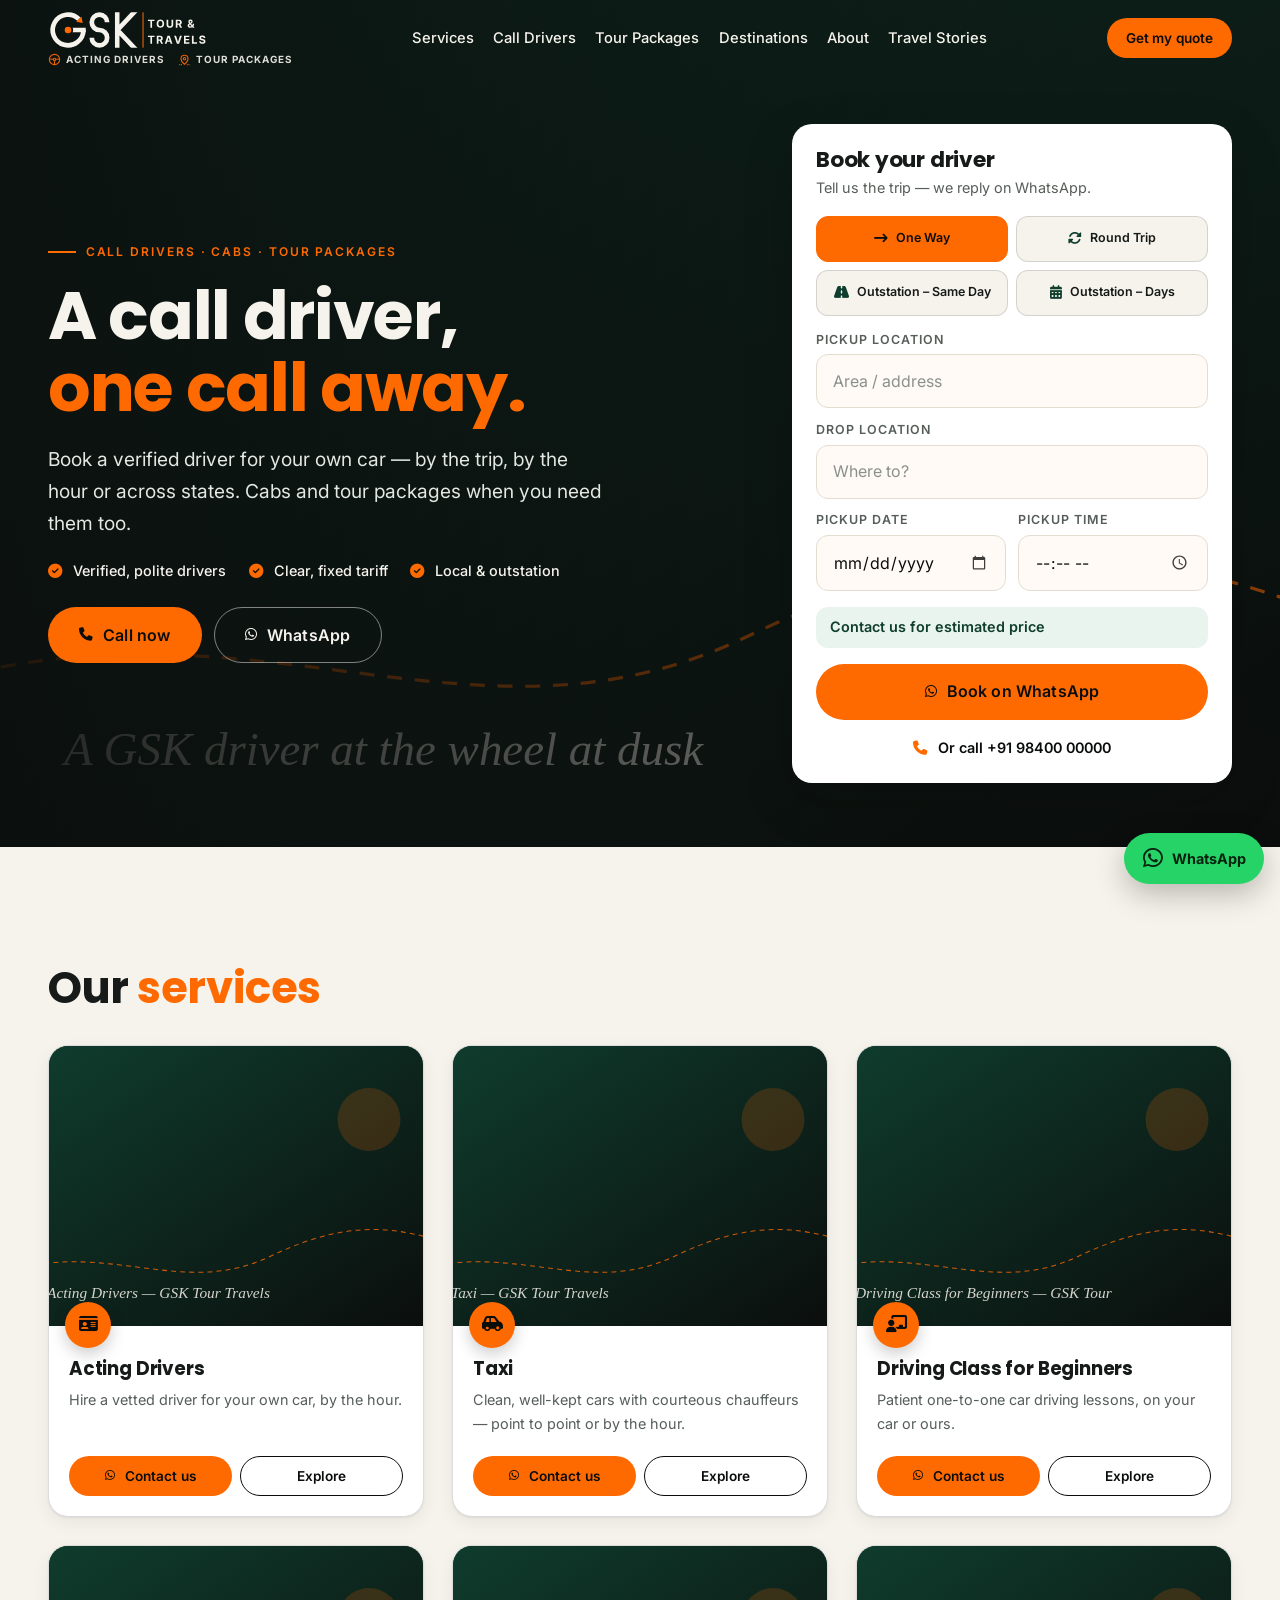
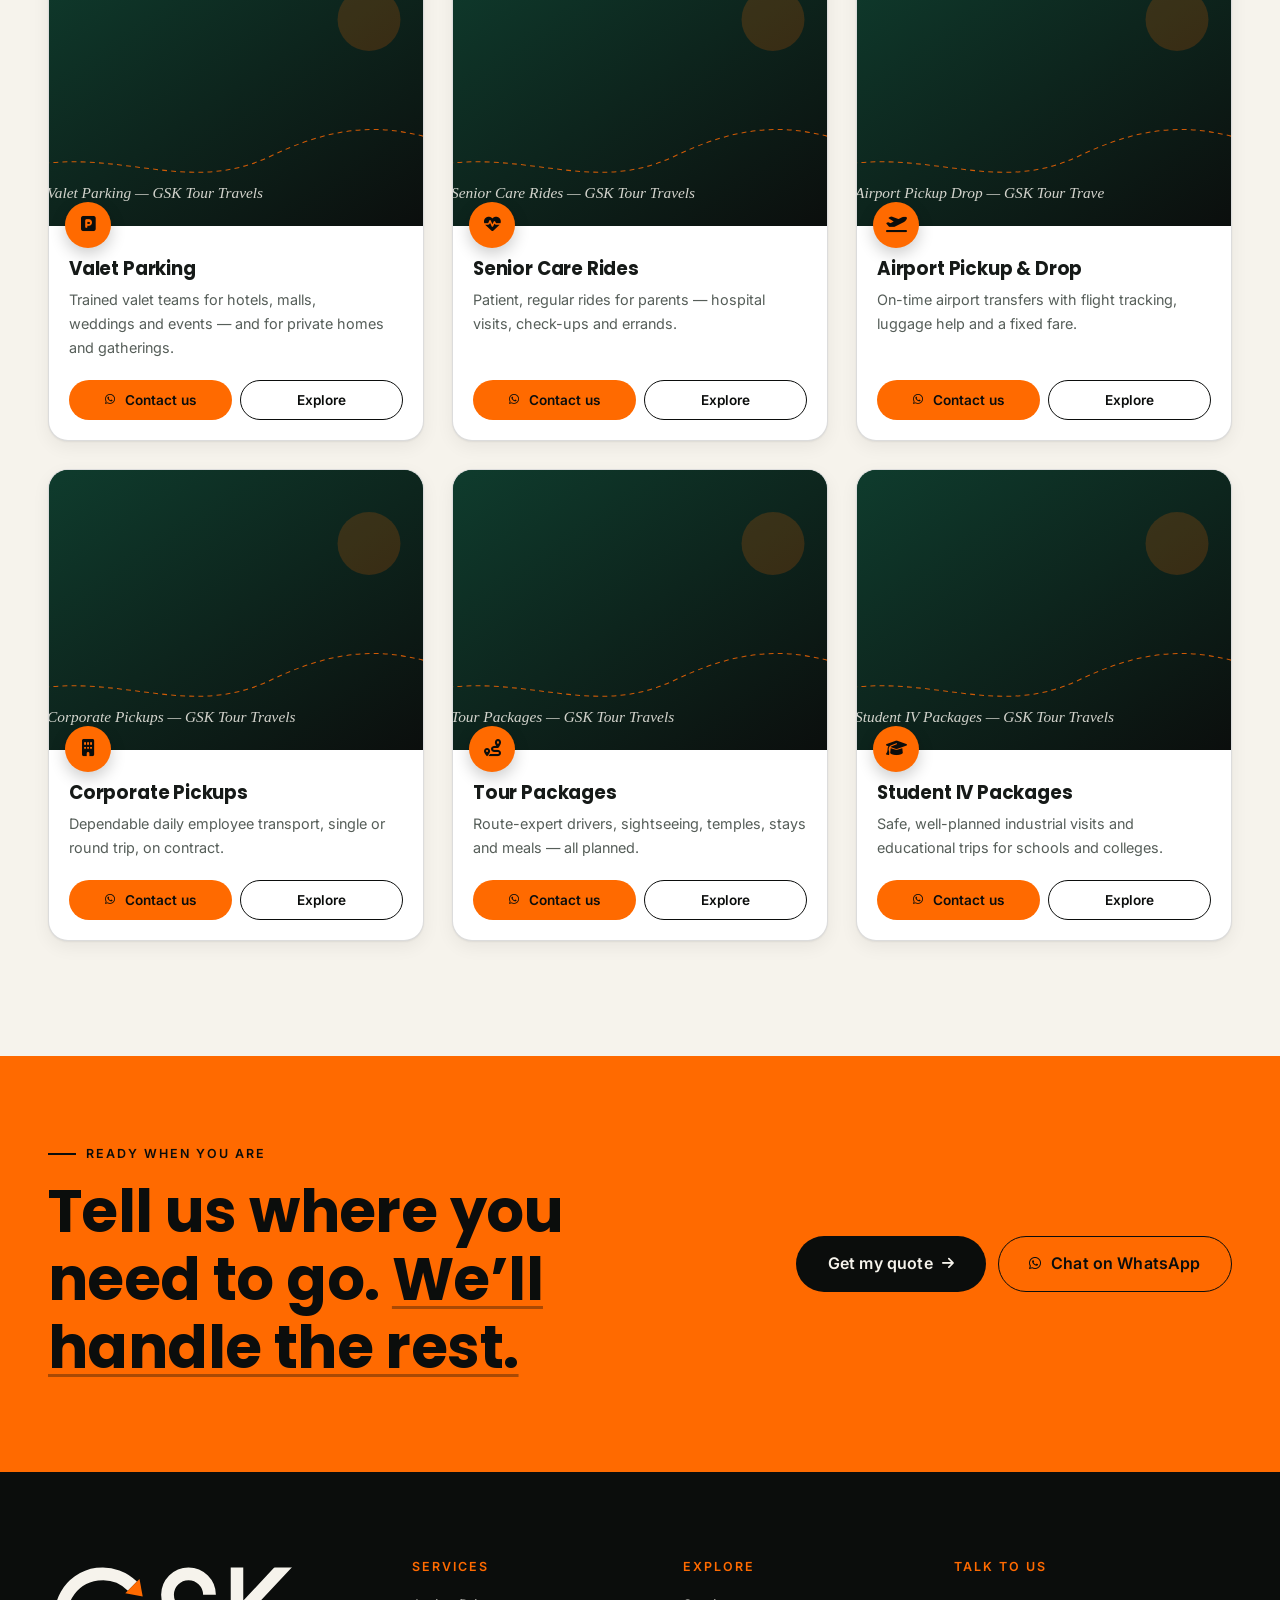
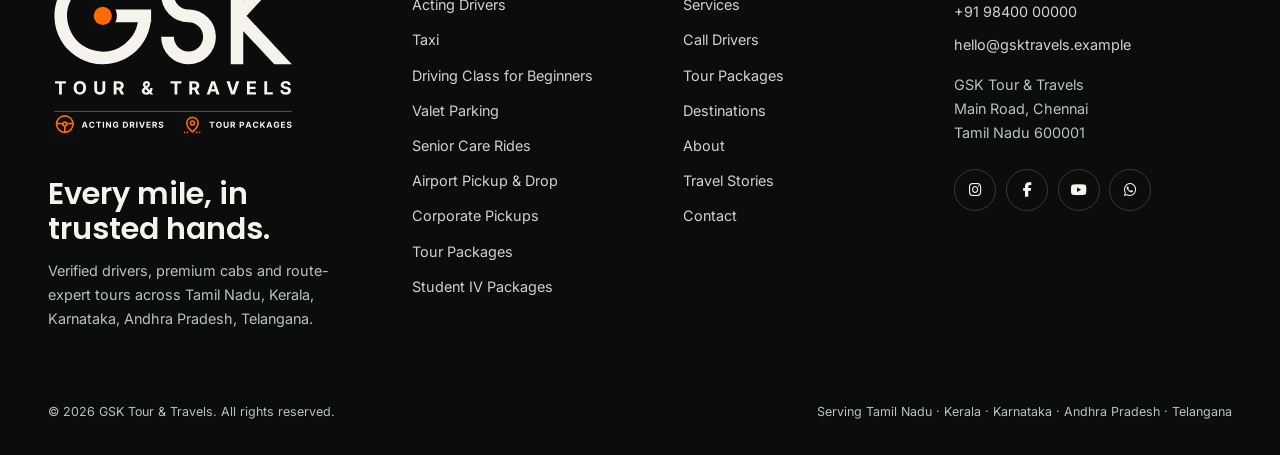
<file: index.html>
<!DOCTYPE html>
<html lang="en">
<head>
  <meta charset="utf-8">
  <meta name="viewport" content="width=device-width, initial-scale=1">
  <title>GSK Tour &amp; Travels — Call Drivers, Cabs &amp; Tour Packages in South India</title>
  <meta name="description" content="Book verified call drivers for your own car, cabs with drivers, valet parking, airport transfers and tour packages across Tamil Nadu, Kerala, Karnataka, Andhra Pradesh and Telangana.">
  <meta name="theme-color" content="#0b0d0c">
  <link rel="icon" href="assets/logo/favicon.svg" type="image/svg+xml">
  <link rel="icon" href="assets/logo/png/favicon-32.png" sizes="32x32" type="image/png">
  <link rel="apple-touch-icon" href="assets/logo/png/favicon-180.png">
  <link rel="preconnect" href="https://fonts.googleapis.com">
  <link rel="preconnect" href="https://fonts.gstatic.com" crossorigin>
  <link rel="preconnect" href="https://images.unsplash.com" crossorigin>
  <link href="https://fonts.googleapis.com/css2?family=Inter:wght@400;500;600;700&family=Poppins:wght@500;600;700;800&display=swap" rel="stylesheet">
  <link rel="stylesheet" href="https://cdnjs.cloudflare.com/ajax/libs/font-awesome/6.5.2/css/all.min.css" crossorigin="anonymous" referrerpolicy="no-referrer">
  <link rel="stylesheet" href="styles/styles.css">
</head>
<body data-header="overlay" data-root="" data-page="home">
  <a class="skip-link" href="#main">Skip to content</a>
  <header id="site-header"></header>

  <main id="main">
    <!-- HERO: pitch on the left, vertical booking card on the right -->
    <section class="hero" aria-labelledby="hero-title">
      <div class="hero__media" data-mount="hero-media"></div>
      <div class="container hero__grid">
        <div class="hero__content">
          <p class="eyebrow hero__eyebrow">Call drivers · Cabs · Tour packages</p>
          <h1 id="hero-title">A call driver, <em>one call away.</em></h1>
          <p class="hero__lede">Book a verified driver for your own car — by the trip, by the hour or across states. Cabs and tour packages when you need them too.</p>
          <ul class="hero__points">
            <li><i class="fa-solid fa-circle-check" aria-hidden="true"></i> Verified, polite drivers</li>
            <li><i class="fa-solid fa-circle-check" aria-hidden="true"></i> Clear, fixed tariff</li>
            <li><i class="fa-solid fa-circle-check" aria-hidden="true"></i> Local &amp; outstation</li>
          </ul>
          <div class="hero__ctas">
            <a class="btn btn--accent btn--lg" data-call href="#"><i class="fa-solid fa-phone" aria-hidden="true"></i> Call now</a>
            <a class="btn btn--ghost-light btn--lg" data-wa href="#" target="_blank" rel="noopener"><i class="fa-brands fa-whatsapp" aria-hidden="true"></i> WhatsApp</a>
          </div>
        </div>
        <div class="hero__book" data-mount="booking"></div>
      </div>
    </section>

    <!-- SERVICES CAROUSEL -->
    <section class="section services-index" aria-labelledby="svc-title">
      <div class="container">
        <div class="svc-head">
          <h2 id="svc-title">Our <em>services</em></h2>
        </div>
        <div class="svc-grid" data-mount="services"></div>
      </div>
    </section>

    <div data-mount="cta"></div>
  </main>

  <footer id="site-footer"></footer>
  <script src="js/boot.js" data-page="home"></script>
</body>
</html>
</file>
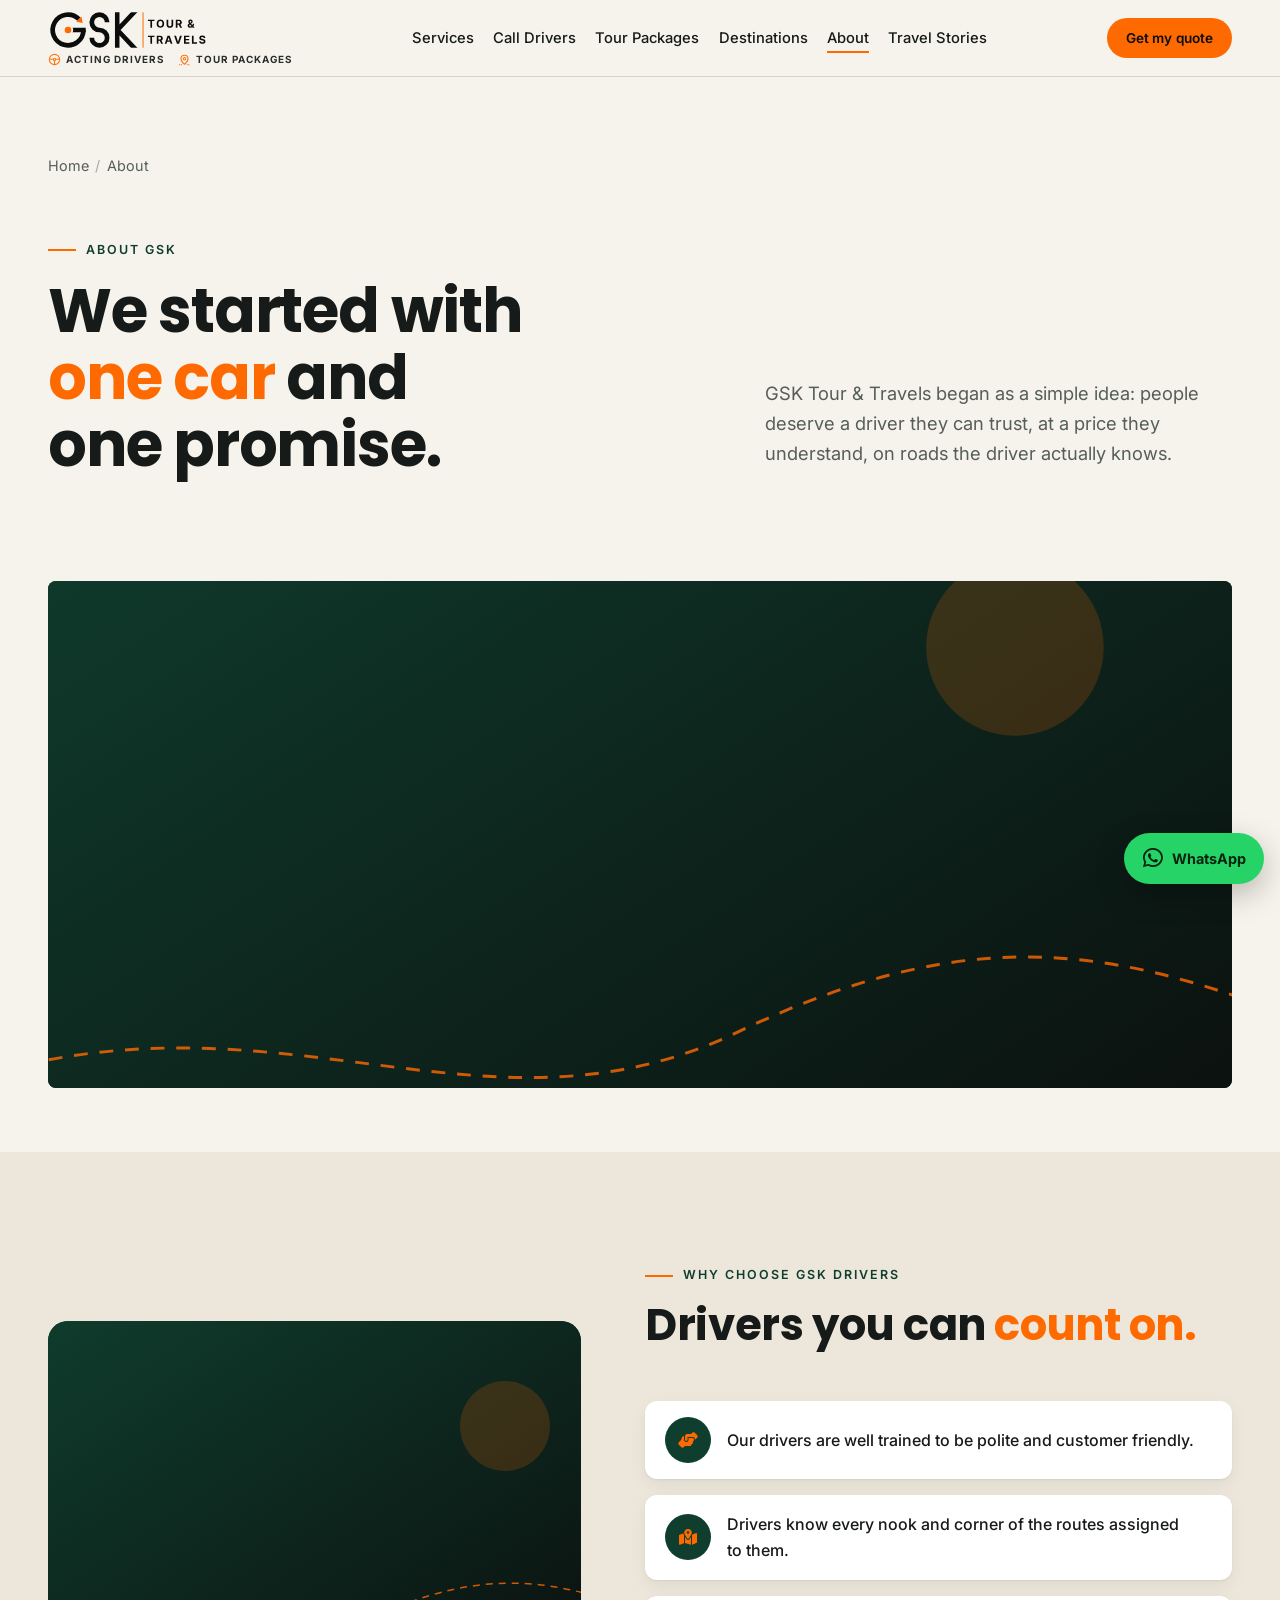
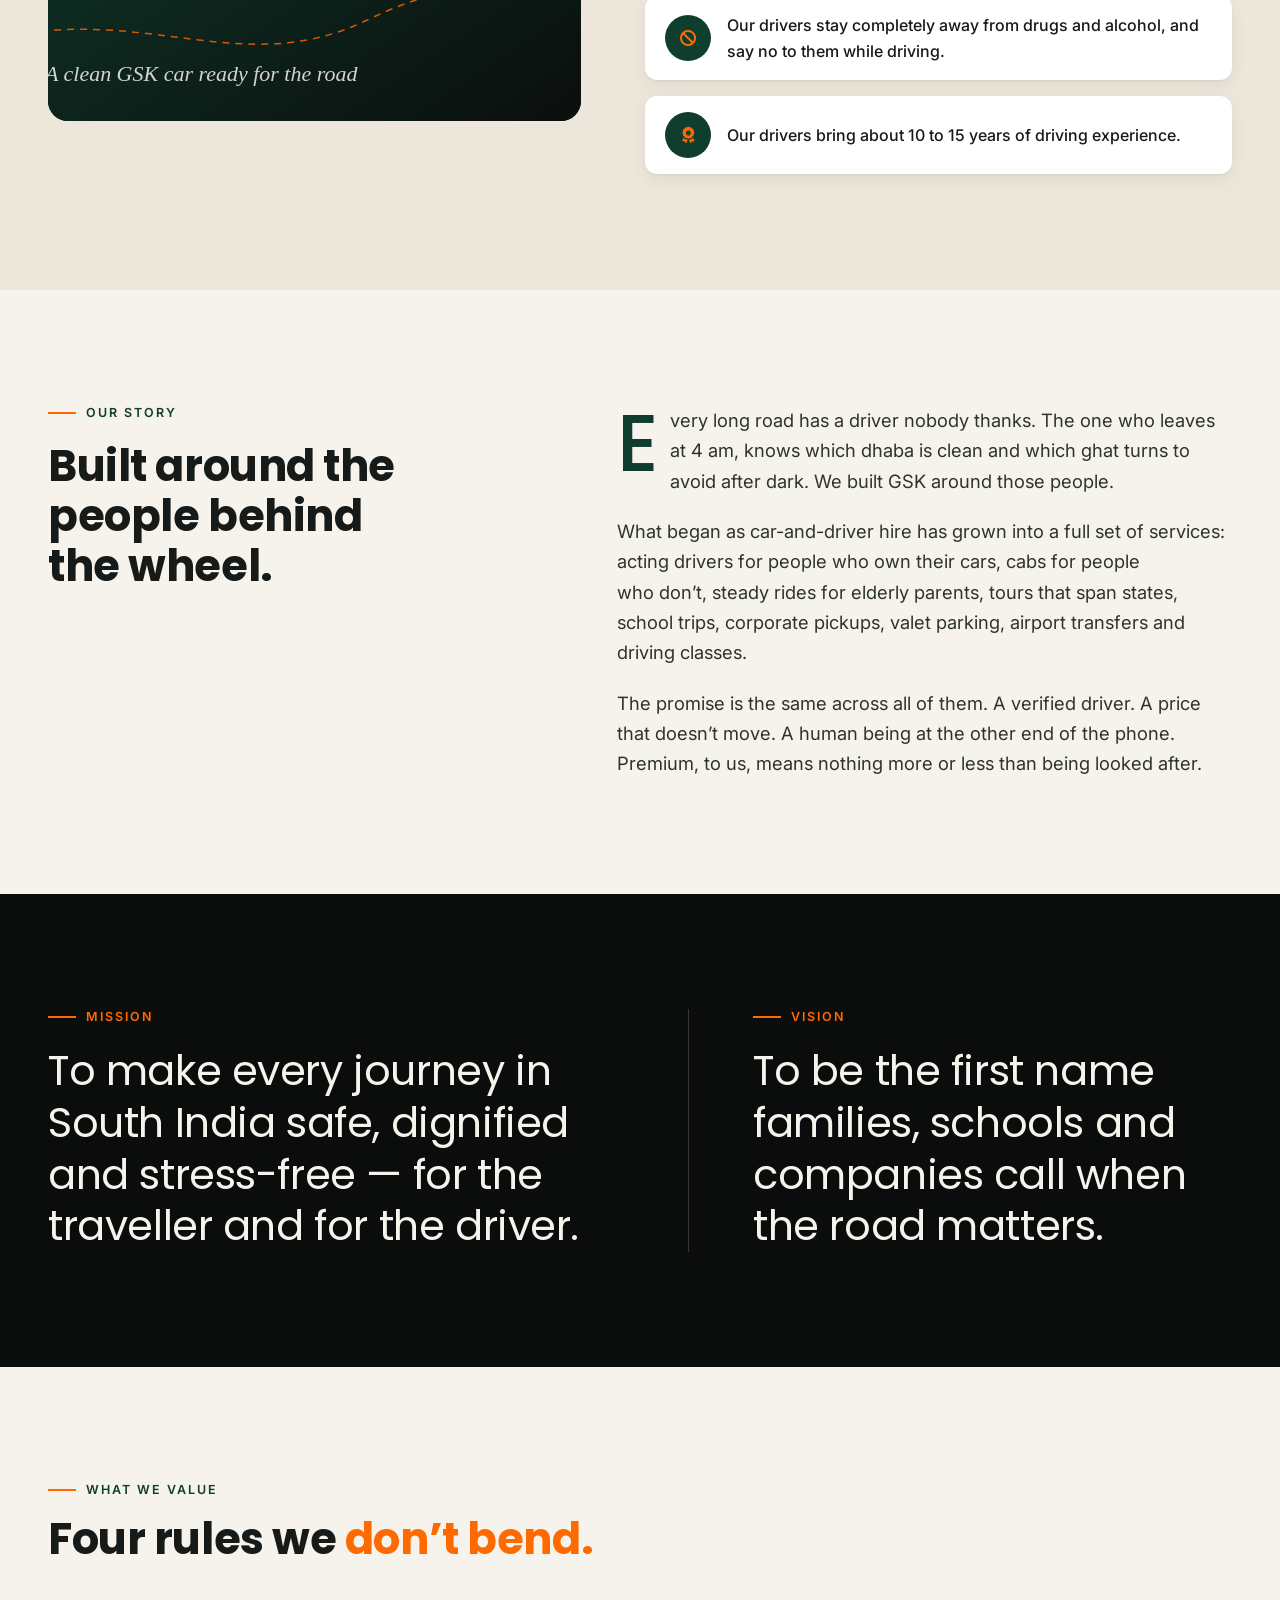
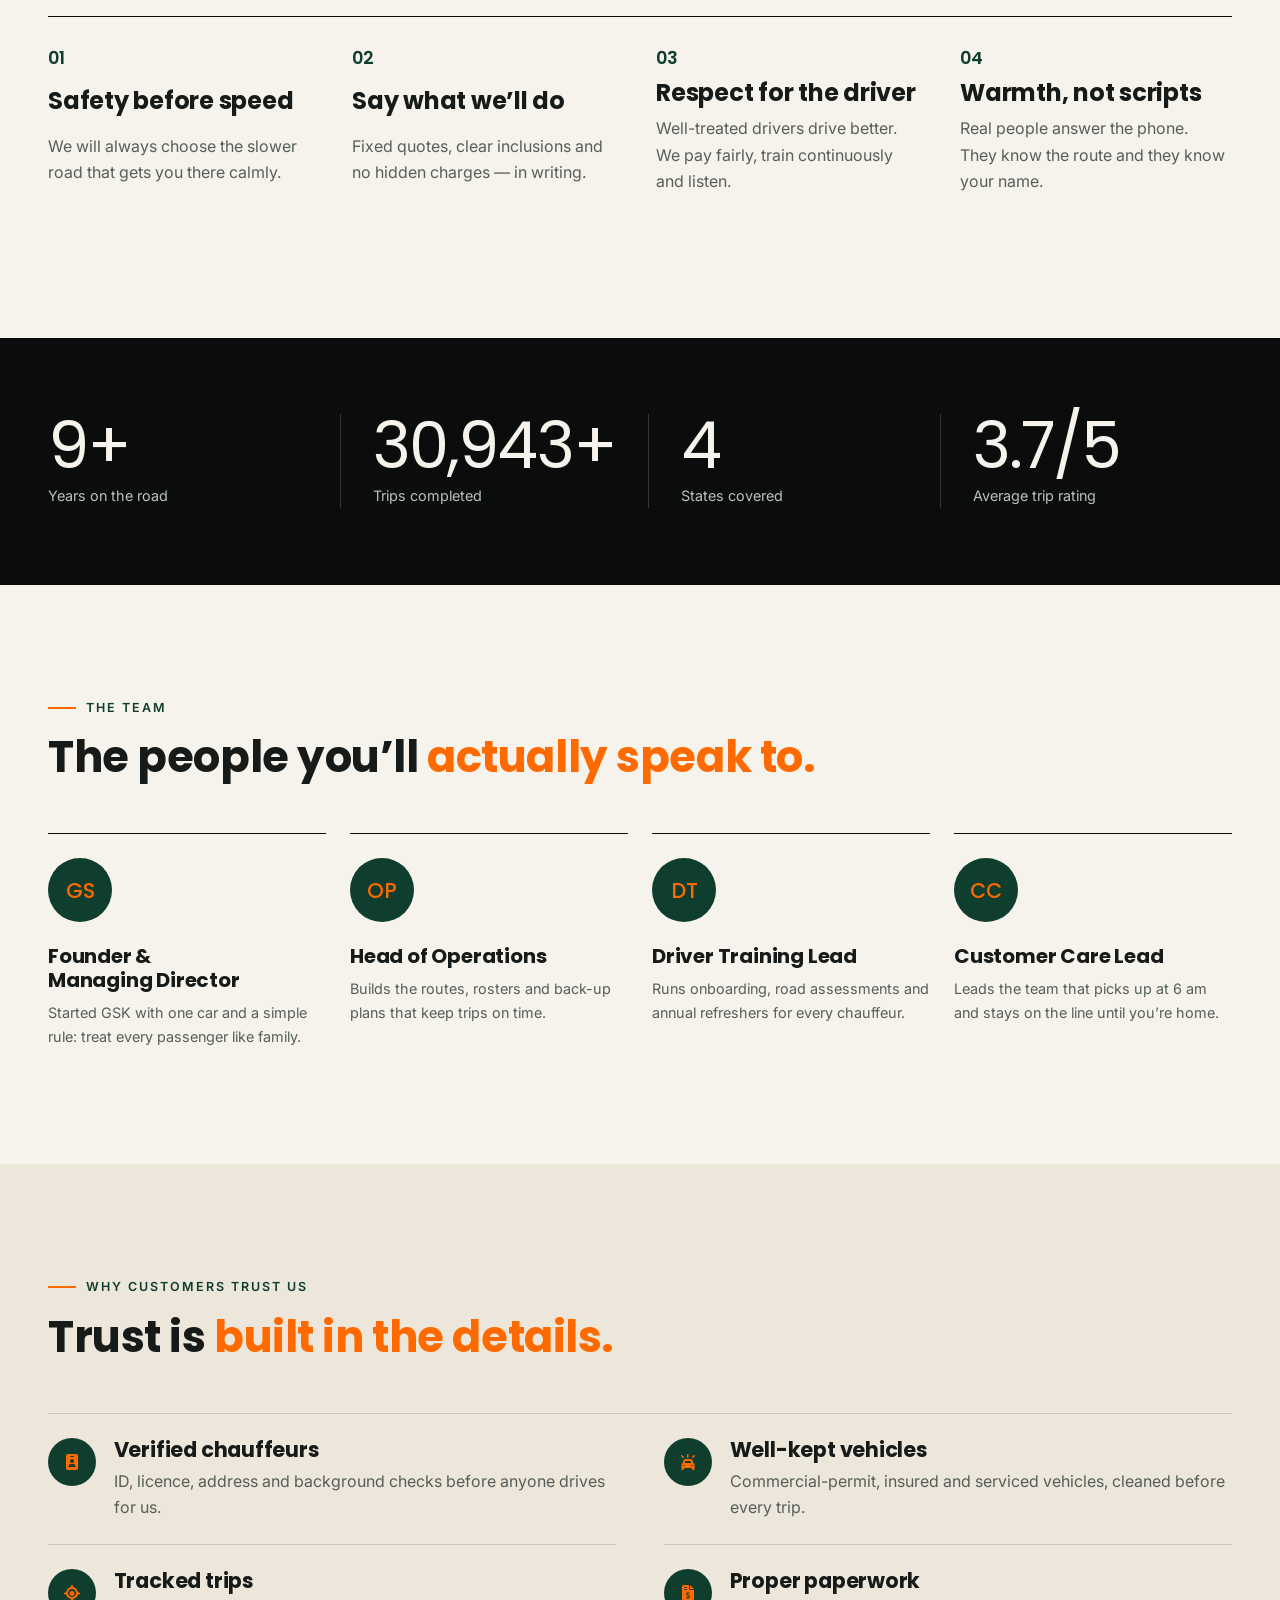
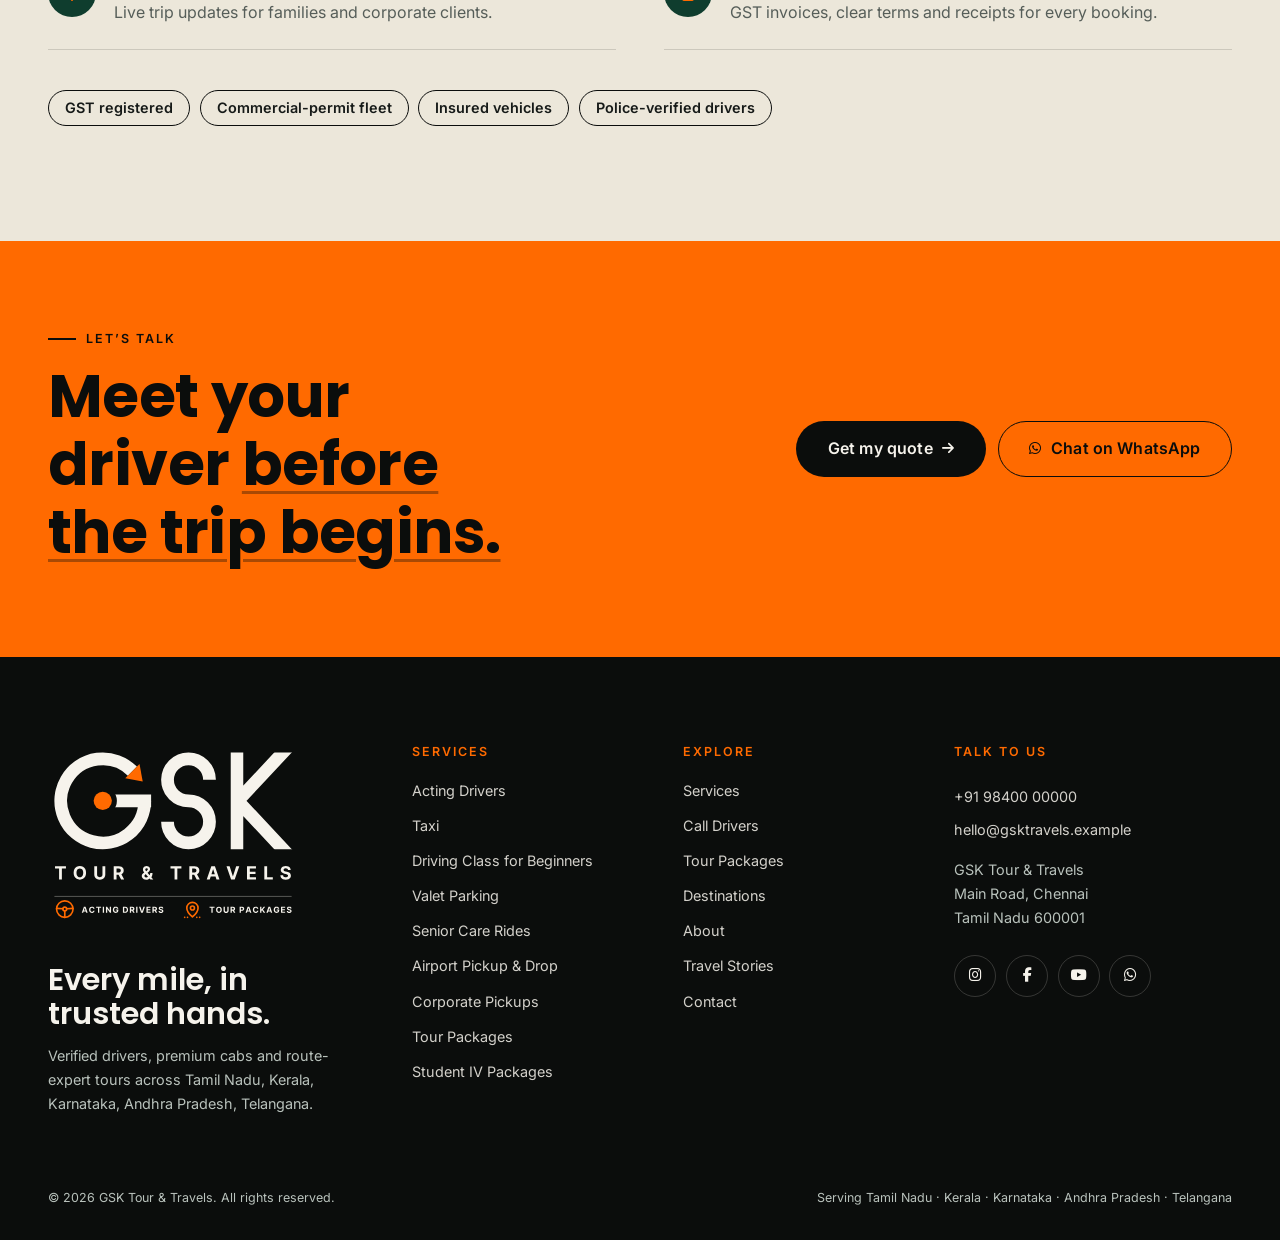
<file: views/about.html>
<!DOCTYPE html>
<html lang="en">
<head>
  <meta charset="utf-8">
  <meta name="viewport" content="width=device-width, initial-scale=1">
  <title>About GSK Tour &amp; Travels — The People Behind the Wheel</title>
  <meta name="description" content="A driver-first travel company built on vetted chauffeurs, honest pricing and route knowledge across South India.">
  <meta name="theme-color" content="#0b0d0c">
  <link rel="icon" href="../assets/logo/favicon.svg" type="image/svg+xml">
  <link rel="icon" href="../assets/logo/png/favicon-32.png" sizes="32x32" type="image/png">
  <link rel="apple-touch-icon" href="../assets/logo/png/favicon-180.png">
  <link rel="preconnect" href="https://fonts.googleapis.com">
  <link rel="preconnect" href="https://fonts.gstatic.com" crossorigin>
  <link rel="preconnect" href="https://images.unsplash.com" crossorigin>
  <link href="https://fonts.googleapis.com/css2?family=Inter:wght@400;500;600;700&family=Poppins:wght@500;600;700;800&display=swap" rel="stylesheet">
  <link rel="stylesheet" href="https://cdnjs.cloudflare.com/ajax/libs/font-awesome/6.5.2/css/all.min.css" crossorigin="anonymous" referrerpolicy="no-referrer">
  <link rel="stylesheet" href="../styles/styles.css">
</head>
<body data-root="../" data-page="about">
  <a class="skip-link" href="#main">Skip to content</a>
  <header id="site-header"></header>
  <main id="main"><div id="app"></div></main>
  <footer id="site-footer"></footer>
  <script src="../js/boot.js" data-page="about"></script>
</body>
</html>
</file>
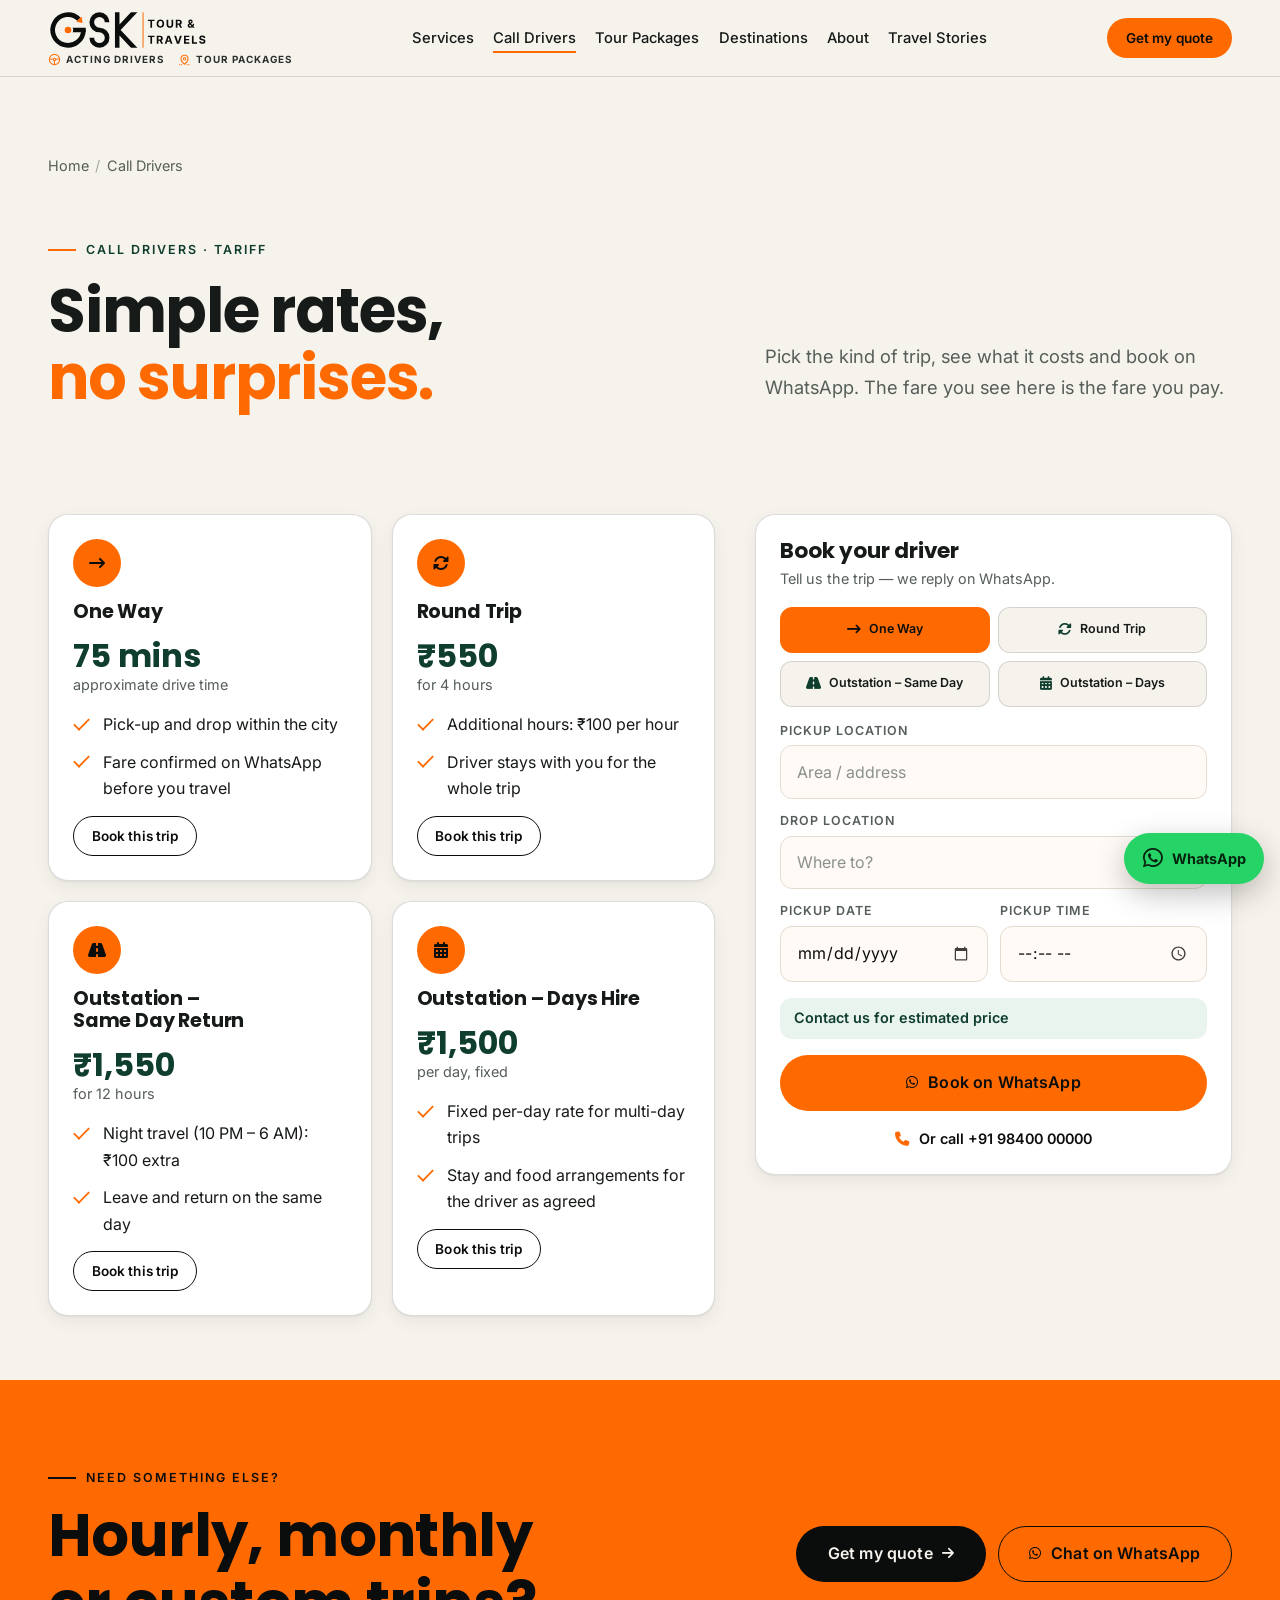
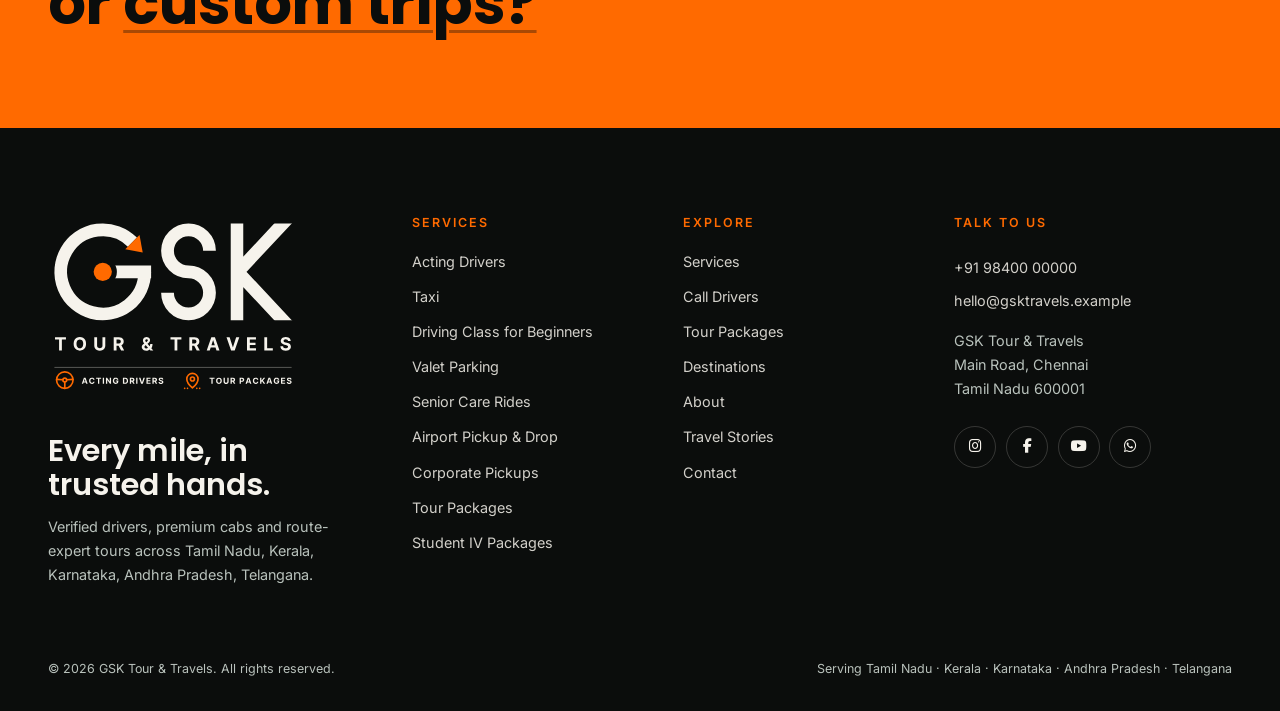
<file: views/call-drivers.html>
<!DOCTYPE html>
<html lang="en">
<head>
  <meta charset="utf-8">
  <meta name="viewport" content="width=device-width, initial-scale=1">
  <title>Call Drivers — Tariff for One Way, Round Trip &amp; Outstation | GSK Tour &amp; Travels</title>
  <meta name="description" content="Call driver rates: one way, round trip, outstation same-day return and outstation day hire.">
  <meta name="theme-color" content="#0b0d0c">
  <link rel="icon" href="../assets/logo/favicon.svg" type="image/svg+xml">
  <link rel="icon" href="../assets/logo/png/favicon-32.png" sizes="32x32" type="image/png">
  <link rel="apple-touch-icon" href="../assets/logo/png/favicon-180.png">
  <link rel="preconnect" href="https://fonts.googleapis.com">
  <link rel="preconnect" href="https://fonts.gstatic.com" crossorigin>
  <link rel="preconnect" href="https://images.unsplash.com" crossorigin>
  <link href="https://fonts.googleapis.com/css2?family=Inter:wght@400;500;600;700&family=Poppins:wght@500;600;700;800&display=swap" rel="stylesheet">
  <link rel="stylesheet" href="https://cdnjs.cloudflare.com/ajax/libs/font-awesome/6.5.2/css/all.min.css" crossorigin="anonymous" referrerpolicy="no-referrer">
  <link rel="stylesheet" href="../styles/styles.css">
</head>
<body data-root="../" data-page="call-drivers">
  <a class="skip-link" href="#main">Skip to content</a>
  <header id="site-header"></header>
  <main id="main"><div id="app" aria-live="polite"></div></main>
  <footer id="site-footer"></footer>
  <script src="../js/boot.js" data-page="call-drivers"></script>
</body>
</html>
</file>
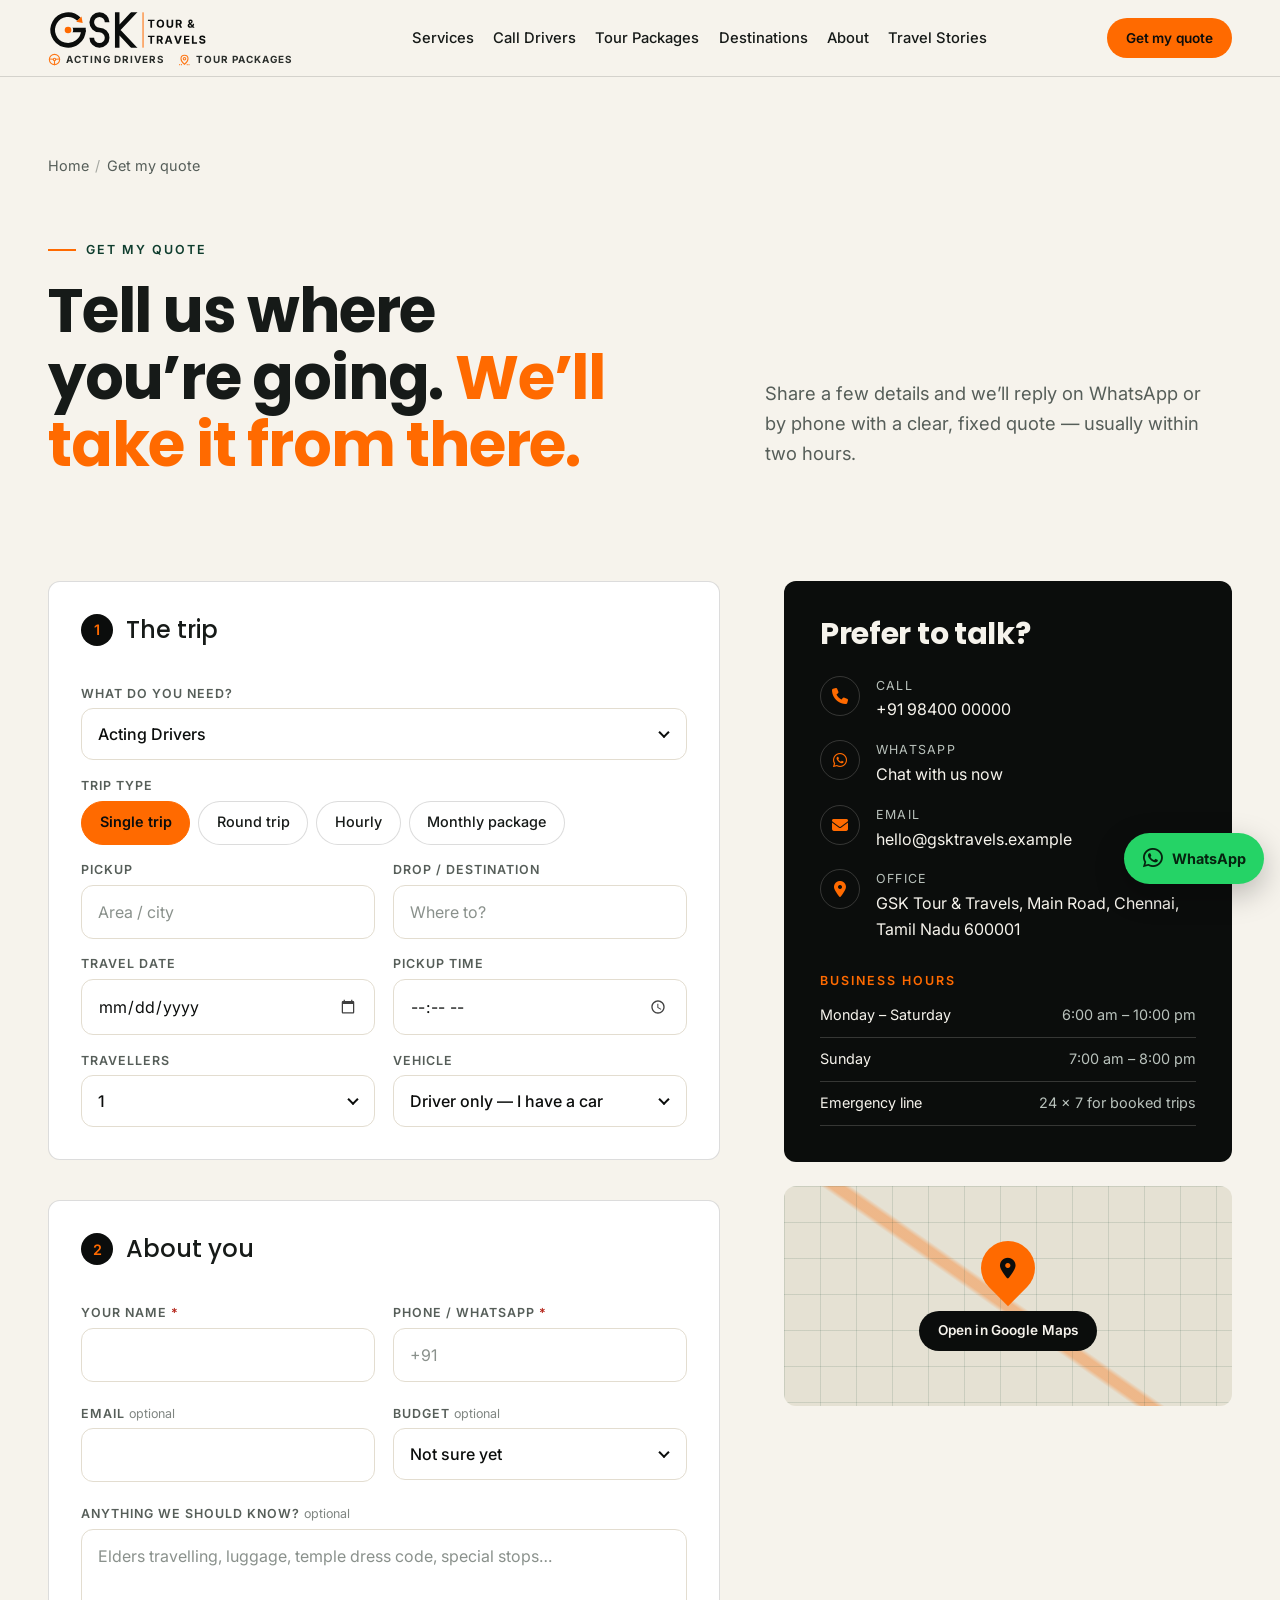
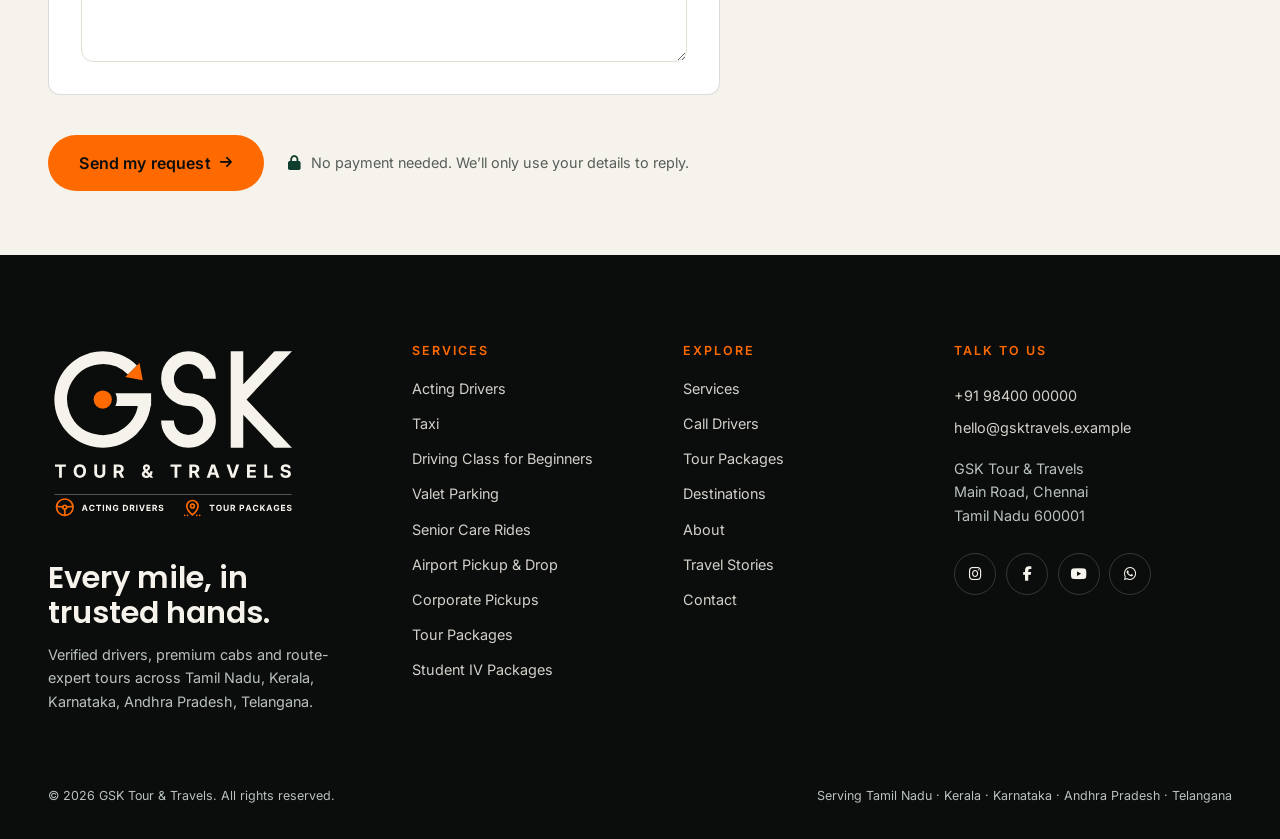
<file: views/contact.html>
<!DOCTYPE html>
<html lang="en">
<head>
  <meta charset="utf-8">
  <meta name="viewport" content="width=device-width, initial-scale=1">
  <title>Get My Quote — Contact GSK Tour &amp; Travels</title>
  <meta name="description" content="Tell us where you need to go. Get a clear quote for acting drivers, cabs, senior rides, tours and corporate pickups within hours.">
  <meta name="theme-color" content="#0b0d0c">
  <link rel="icon" href="../assets/logo/favicon.svg" type="image/svg+xml">
  <link rel="icon" href="../assets/logo/png/favicon-32.png" sizes="32x32" type="image/png">
  <link rel="apple-touch-icon" href="../assets/logo/png/favicon-180.png">
  <link rel="preconnect" href="https://fonts.googleapis.com">
  <link rel="preconnect" href="https://fonts.gstatic.com" crossorigin>
  <link rel="preconnect" href="https://images.unsplash.com" crossorigin>
  <link href="https://fonts.googleapis.com/css2?family=Inter:wght@400;500;600;700&family=Poppins:wght@500;600;700;800&display=swap" rel="stylesheet">
  <link rel="stylesheet" href="https://cdnjs.cloudflare.com/ajax/libs/font-awesome/6.5.2/css/all.min.css" crossorigin="anonymous" referrerpolicy="no-referrer">
  <link rel="stylesheet" href="../styles/styles.css">
</head>
<body data-root="../" data-page="contact">
  <a class="skip-link" href="#main">Skip to content</a>
  <header id="site-header"></header>
  <main id="main"><div id="app"></div></main>
  <footer id="site-footer"></footer>
  <script src="../js/boot.js" data-page="contact"></script>
</body>
</html>
</file>
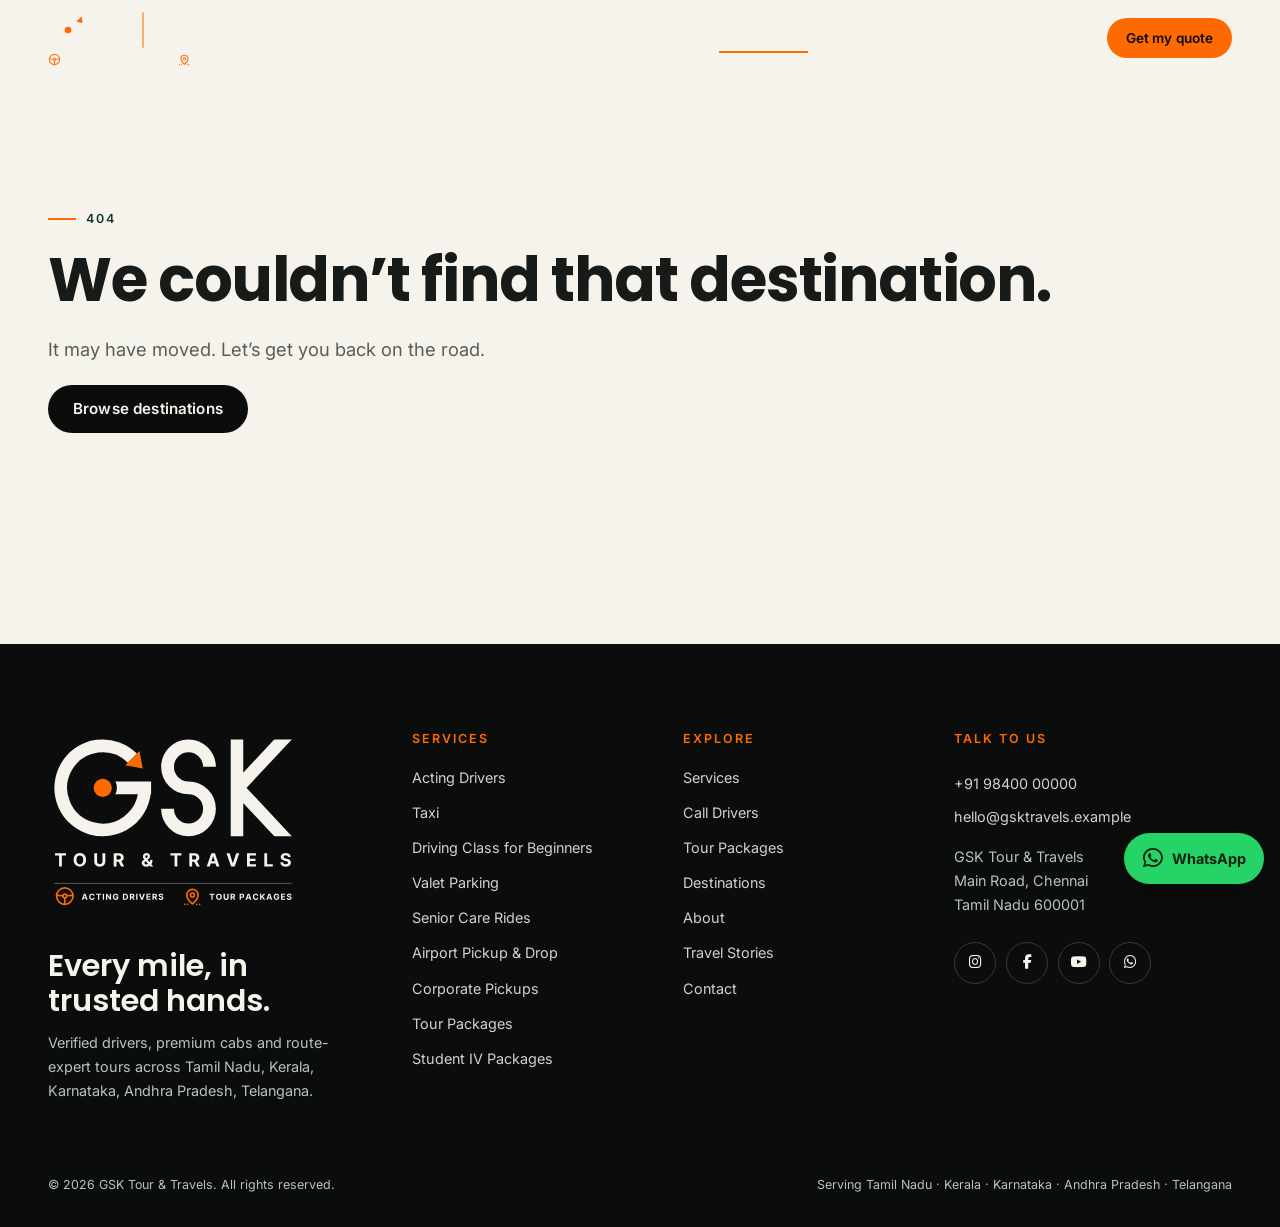
<file: views/destination-detail.html>
<!DOCTYPE html>
<html lang="en">
<head>
  <meta charset="utf-8">
  <meta name="viewport" content="width=device-width, initial-scale=1">
  <title>Destination | GSK Tour &amp; Travels</title>
  <meta name="description" content="Destination guide with routes and tour packages.">
  <meta name="theme-color" content="#0b0d0c">
  <link rel="icon" href="../assets/logo/favicon.svg" type="image/svg+xml">
  <link rel="icon" href="../assets/logo/png/favicon-32.png" sizes="32x32" type="image/png">
  <link rel="apple-touch-icon" href="../assets/logo/png/favicon-180.png">
  <link rel="preconnect" href="https://fonts.googleapis.com">
  <link rel="preconnect" href="https://fonts.gstatic.com" crossorigin>
  <link rel="preconnect" href="https://images.unsplash.com" crossorigin>
  <link href="https://fonts.googleapis.com/css2?family=Inter:wght@400;500;600;700&family=Poppins:wght@500;600;700;800&display=swap" rel="stylesheet">
  <link rel="stylesheet" href="https://cdnjs.cloudflare.com/ajax/libs/font-awesome/6.5.2/css/all.min.css" crossorigin="anonymous" referrerpolicy="no-referrer">
  <link rel="stylesheet" href="../styles/styles.css">
</head>
<body data-root="../" data-page="destination" data-header="overlay">
  <a class="skip-link" href="#main">Skip to content</a>
  <header id="site-header"></header>
  <main id="main"><div id="app" aria-live="polite"></div></main>
  <footer id="site-footer"></footer>
  <script src="../js/boot.js" data-page="destination"></script>
</body>
</html>
</file>
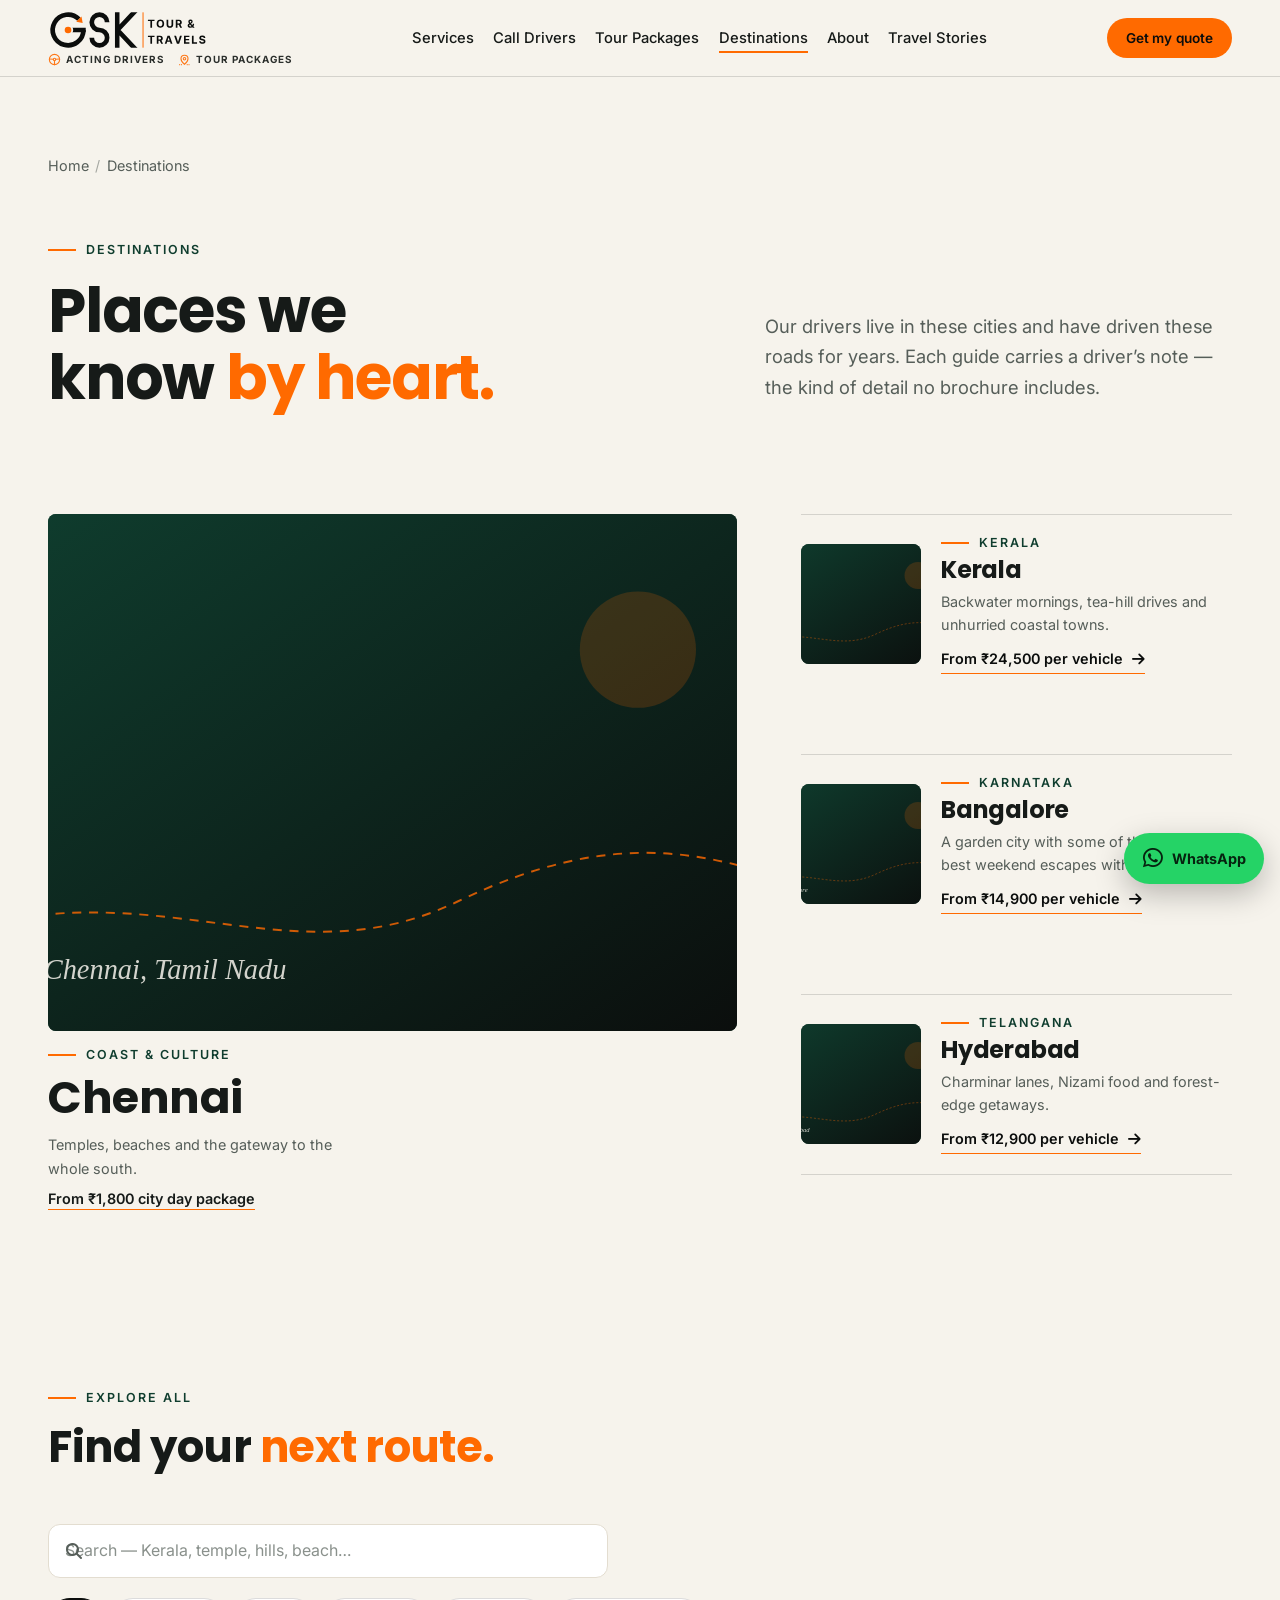
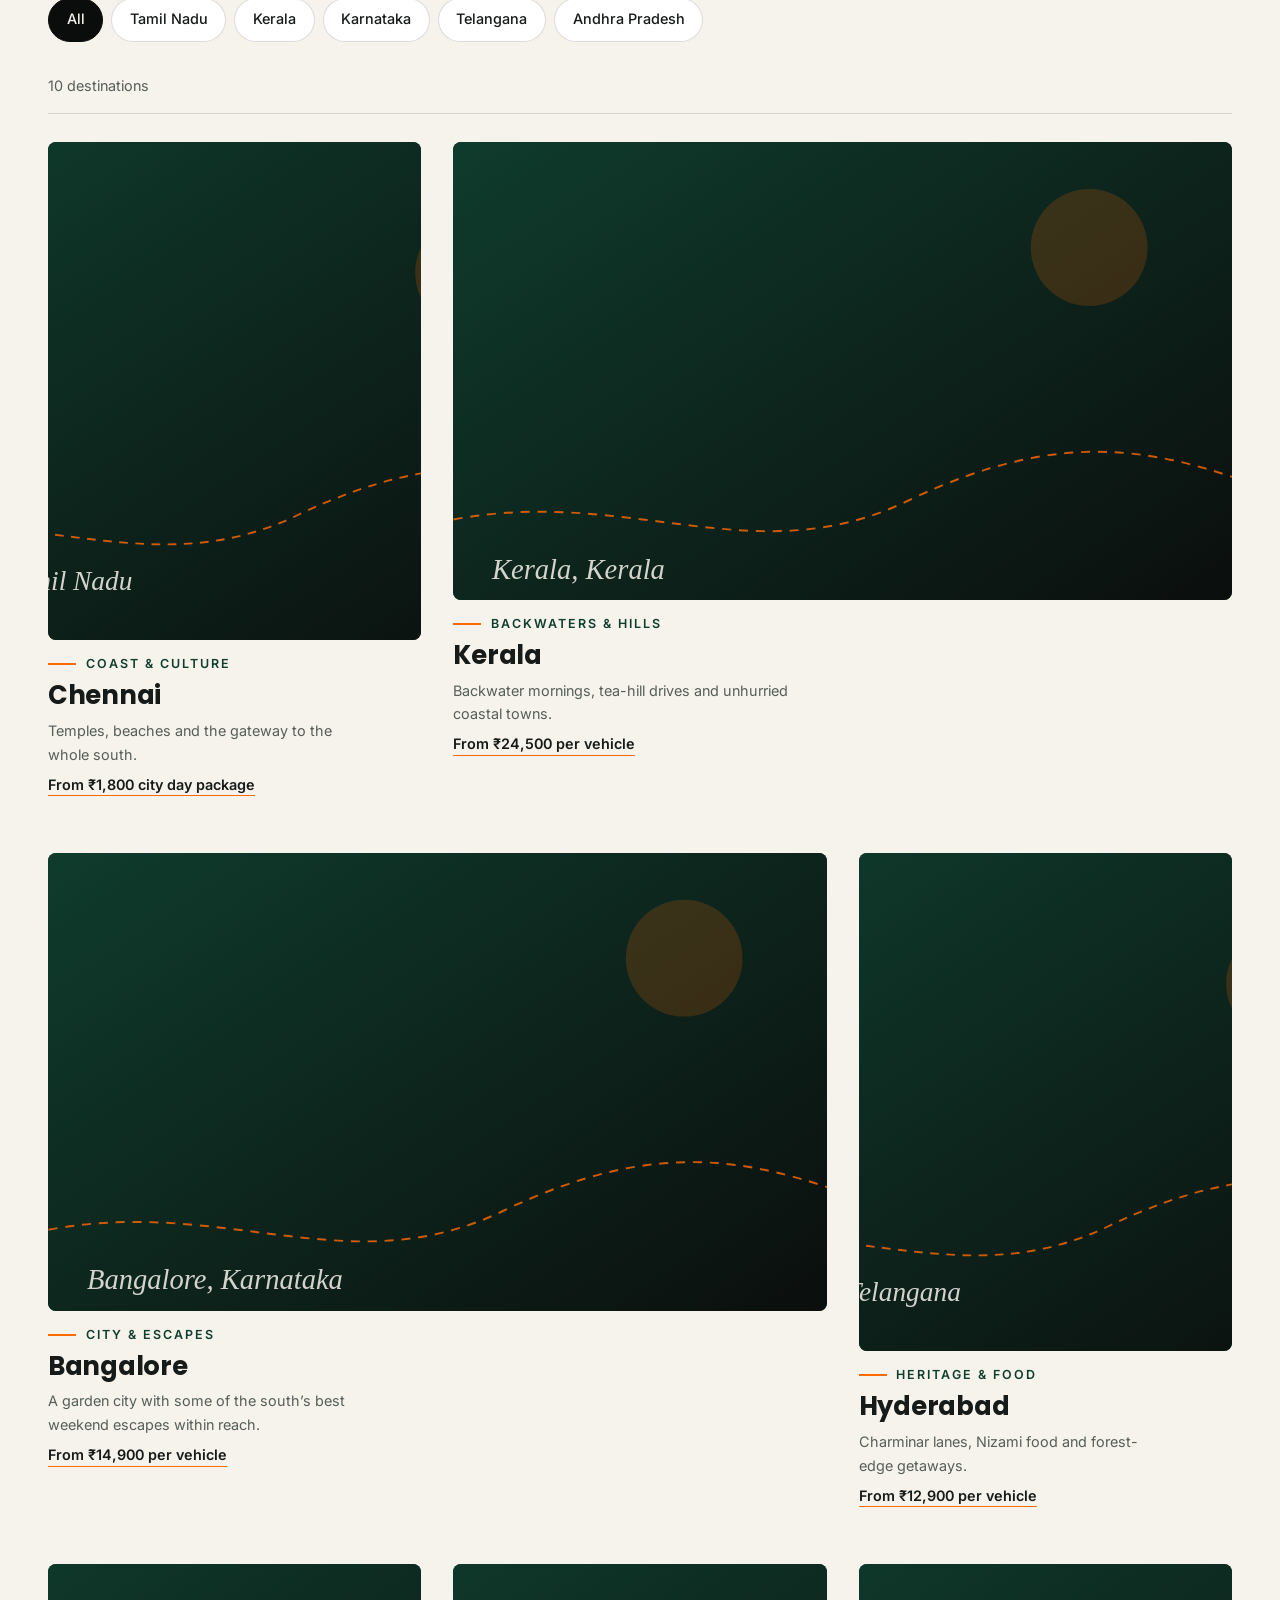
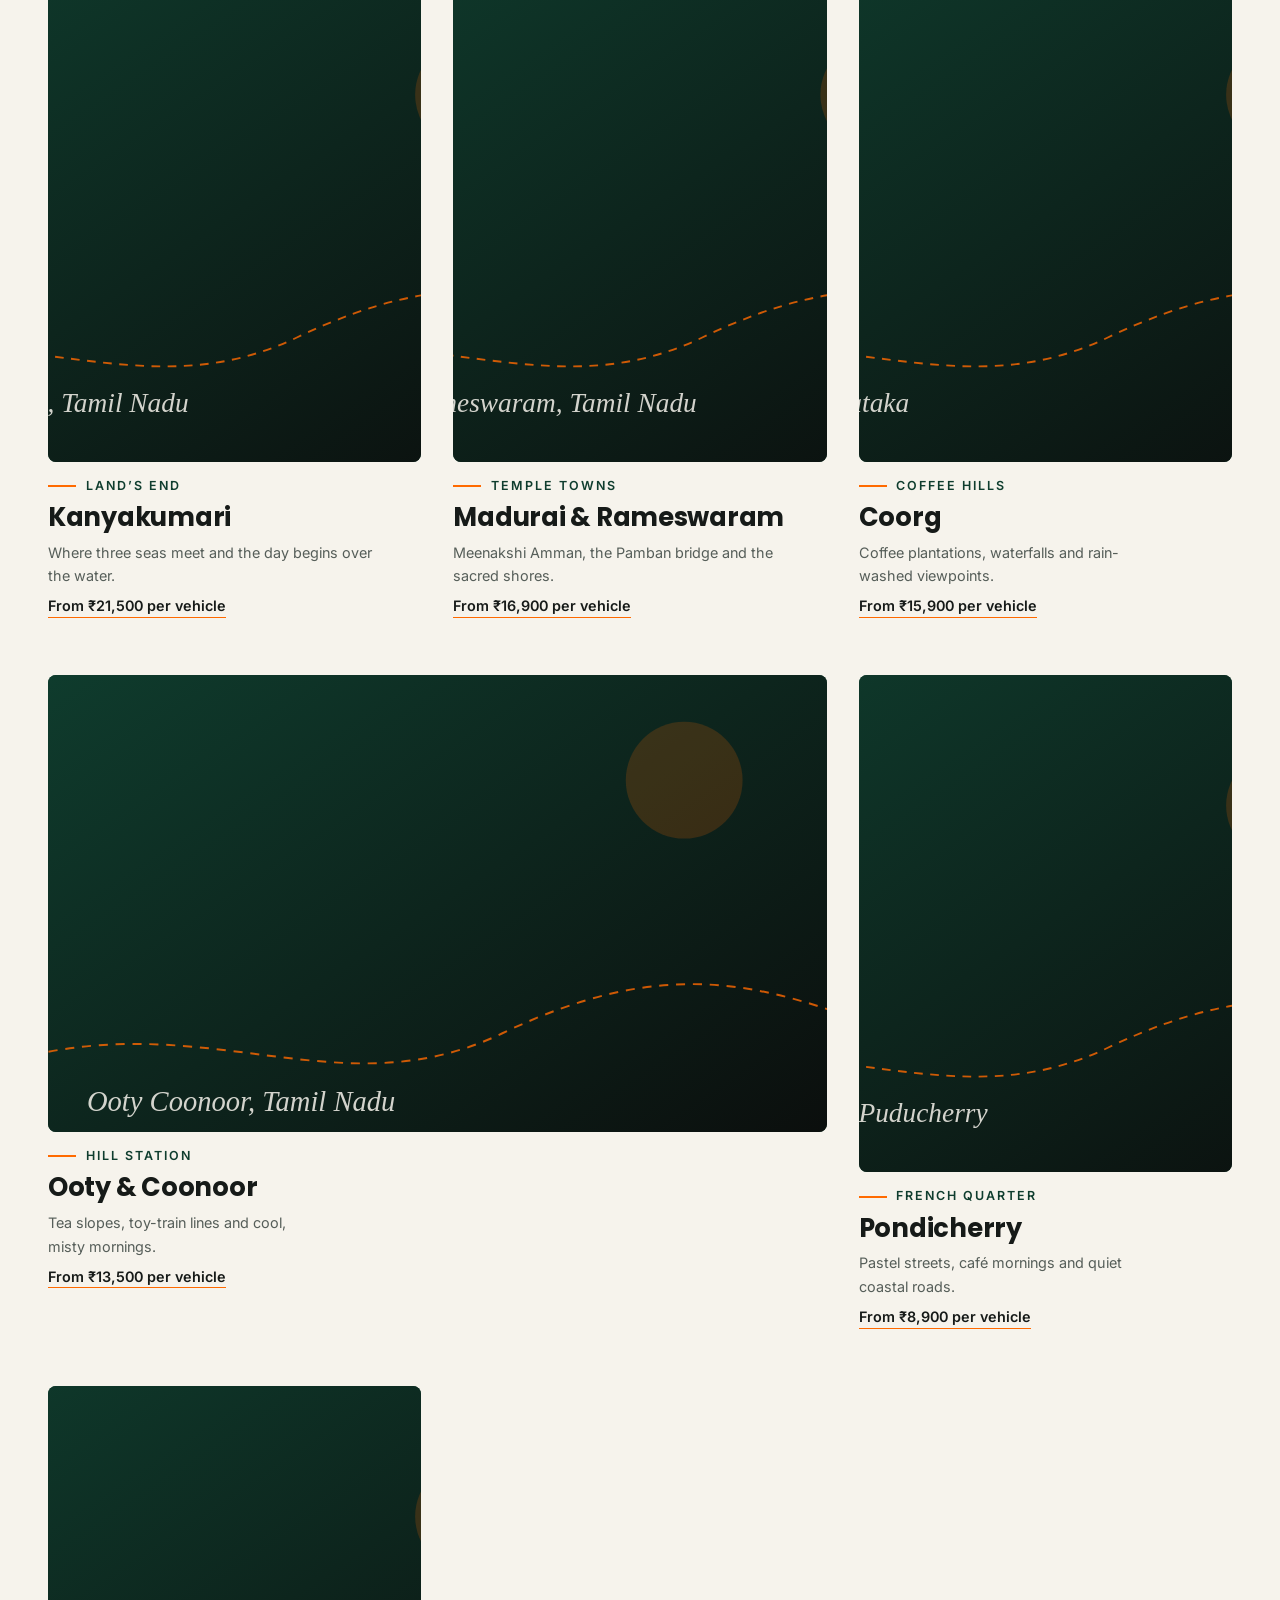
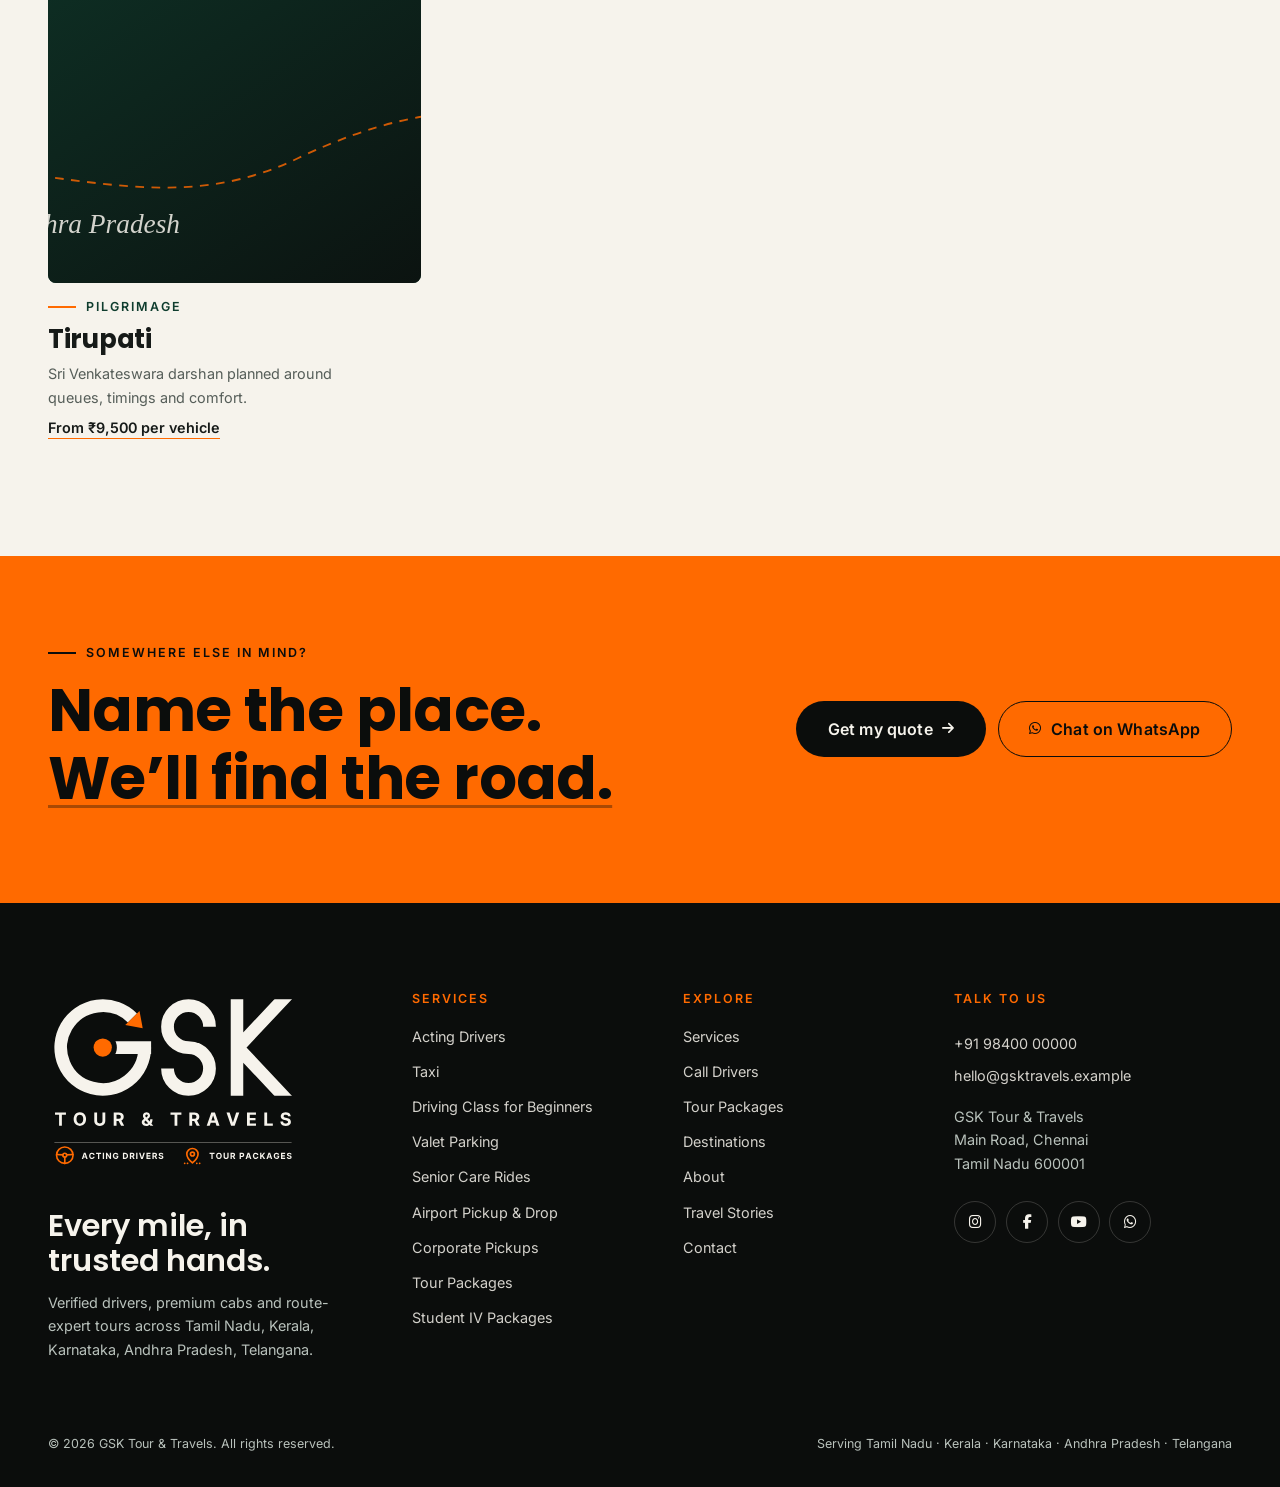
<file: views/destinations.html>
<!DOCTYPE html>
<html lang="en">
<head>
  <meta charset="utf-8">
  <meta name="viewport" content="width=device-width, initial-scale=1">
  <title>Destinations — Chennai, Kerala, Bangalore, Hyderabad &amp; More | GSK Tour &amp; Travels</title>
  <meta name="description" content="Explore the destinations we know best across South India, with local driver notes, best seasons and ready-made routes.">
  <meta name="theme-color" content="#0b0d0c">
  <link rel="icon" href="../assets/logo/favicon.svg" type="image/svg+xml">
  <link rel="icon" href="../assets/logo/png/favicon-32.png" sizes="32x32" type="image/png">
  <link rel="apple-touch-icon" href="../assets/logo/png/favicon-180.png">
  <link rel="preconnect" href="https://fonts.googleapis.com">
  <link rel="preconnect" href="https://fonts.gstatic.com" crossorigin>
  <link rel="preconnect" href="https://images.unsplash.com" crossorigin>
  <link href="https://fonts.googleapis.com/css2?family=Inter:wght@400;500;600;700&family=Poppins:wght@500;600;700;800&display=swap" rel="stylesheet">
  <link rel="stylesheet" href="https://cdnjs.cloudflare.com/ajax/libs/font-awesome/6.5.2/css/all.min.css" crossorigin="anonymous" referrerpolicy="no-referrer">
  <link rel="stylesheet" href="../styles/styles.css">
</head>
<body data-root="../" data-page="destinations">
  <a class="skip-link" href="#main">Skip to content</a>
  <header id="site-header"></header>
  <main id="main"><div id="app" aria-live="polite"></div></main>
  <footer id="site-footer"></footer>
  <script src="../js/boot.js" data-page="destinations"></script>
</body>
</html>
</file>
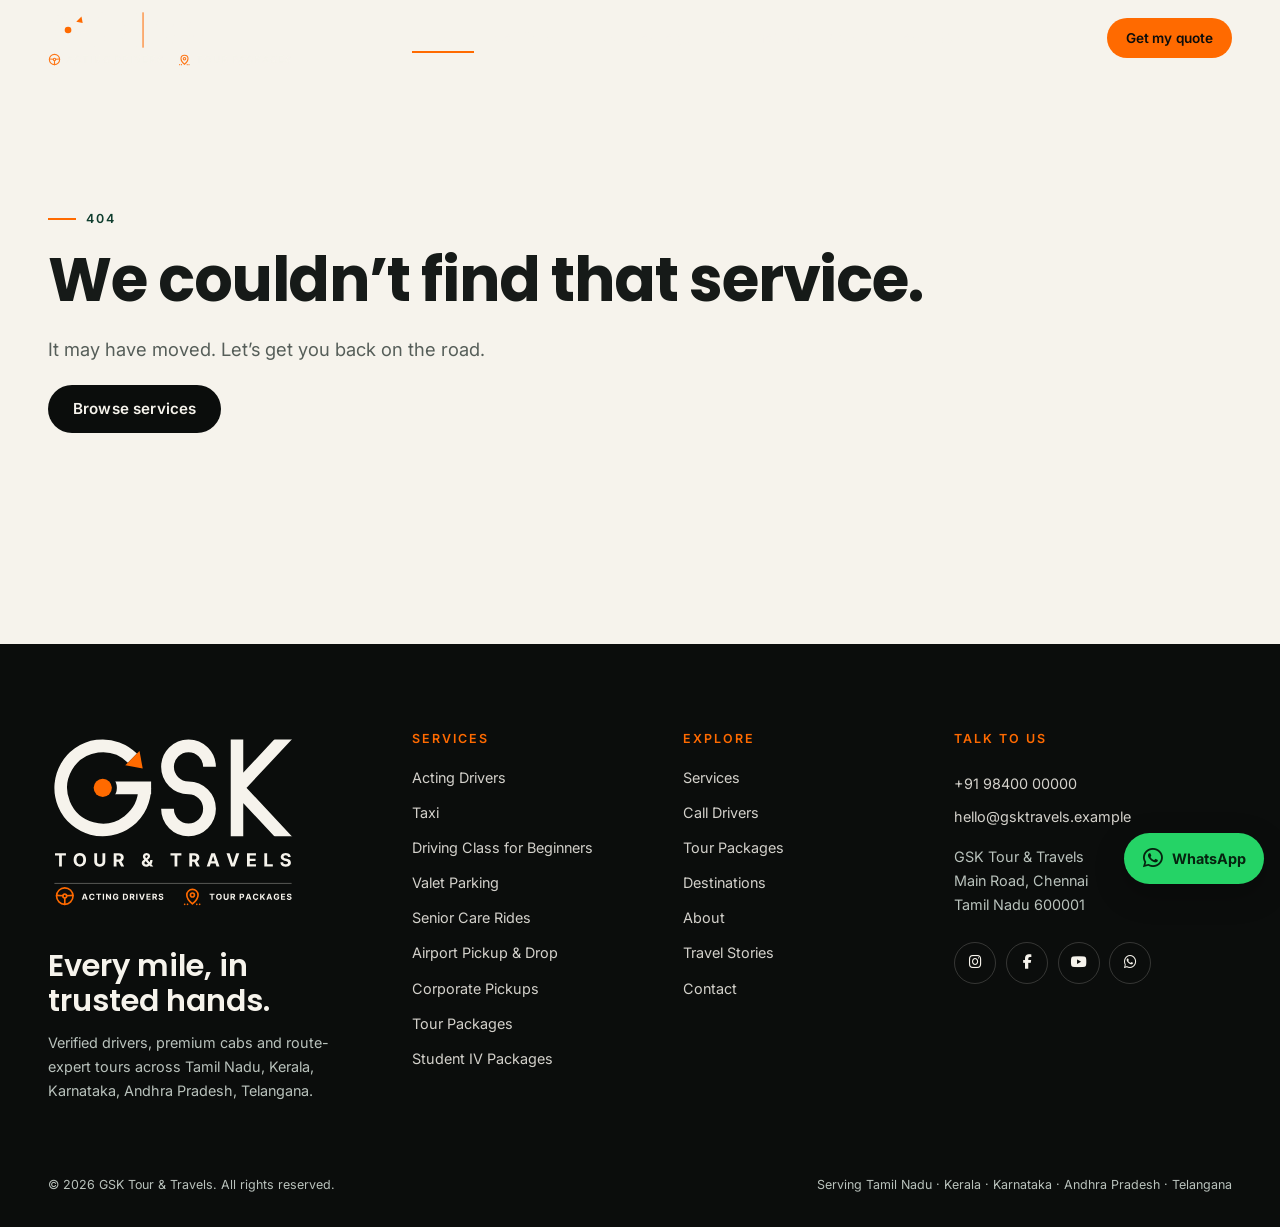
<file: views/service-detail.html>
<!DOCTYPE html>
<html lang="en">
<head>
  <meta charset="utf-8">
  <meta name="viewport" content="width=device-width, initial-scale=1">
  <title>Service | GSK Tour &amp; Travels</title>
  <meta name="description" content="Service details, pricing and how to book with GSK Tour &amp; Travels.">
  <meta name="theme-color" content="#0b0d0c">
  <link rel="icon" href="../assets/logo/favicon.svg" type="image/svg+xml">
  <link rel="icon" href="../assets/logo/png/favicon-32.png" sizes="32x32" type="image/png">
  <link rel="apple-touch-icon" href="../assets/logo/png/favicon-180.png">
  <link rel="preconnect" href="https://fonts.googleapis.com">
  <link rel="preconnect" href="https://fonts.gstatic.com" crossorigin>
  <link rel="preconnect" href="https://images.unsplash.com" crossorigin>
  <link href="https://fonts.googleapis.com/css2?family=Inter:wght@400;500;600;700&family=Poppins:wght@500;600;700;800&display=swap" rel="stylesheet">
  <link rel="stylesheet" href="https://cdnjs.cloudflare.com/ajax/libs/font-awesome/6.5.2/css/all.min.css" crossorigin="anonymous" referrerpolicy="no-referrer">
  <link rel="stylesheet" href="../styles/styles.css">
</head>
<body data-root="../" data-page="service" data-header="overlay">
  <a class="skip-link" href="#main">Skip to content</a>
  <header id="site-header"></header>
  <main id="main"><div id="app" aria-live="polite"></div></main>
  <footer id="site-footer"></footer>
  <script src="../js/boot.js" data-page="service"></script>
</body>
</html>
</file>
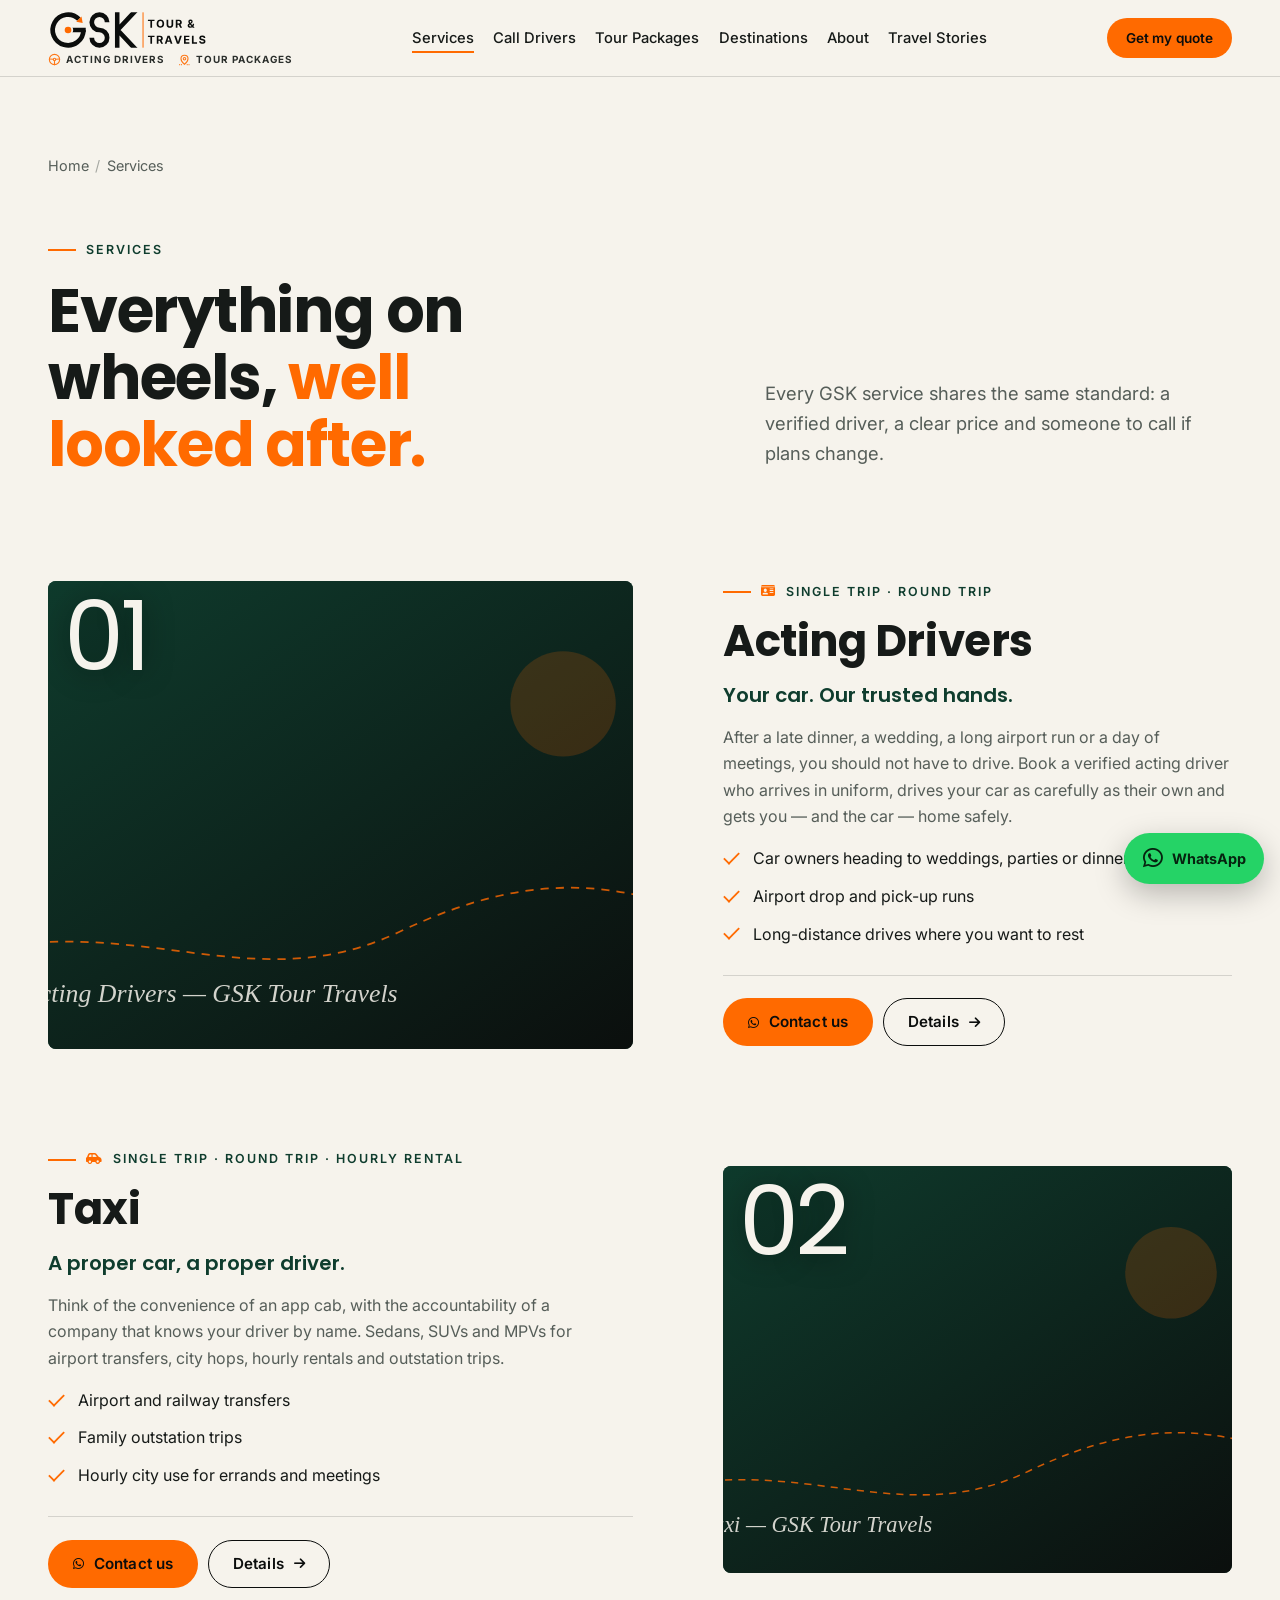
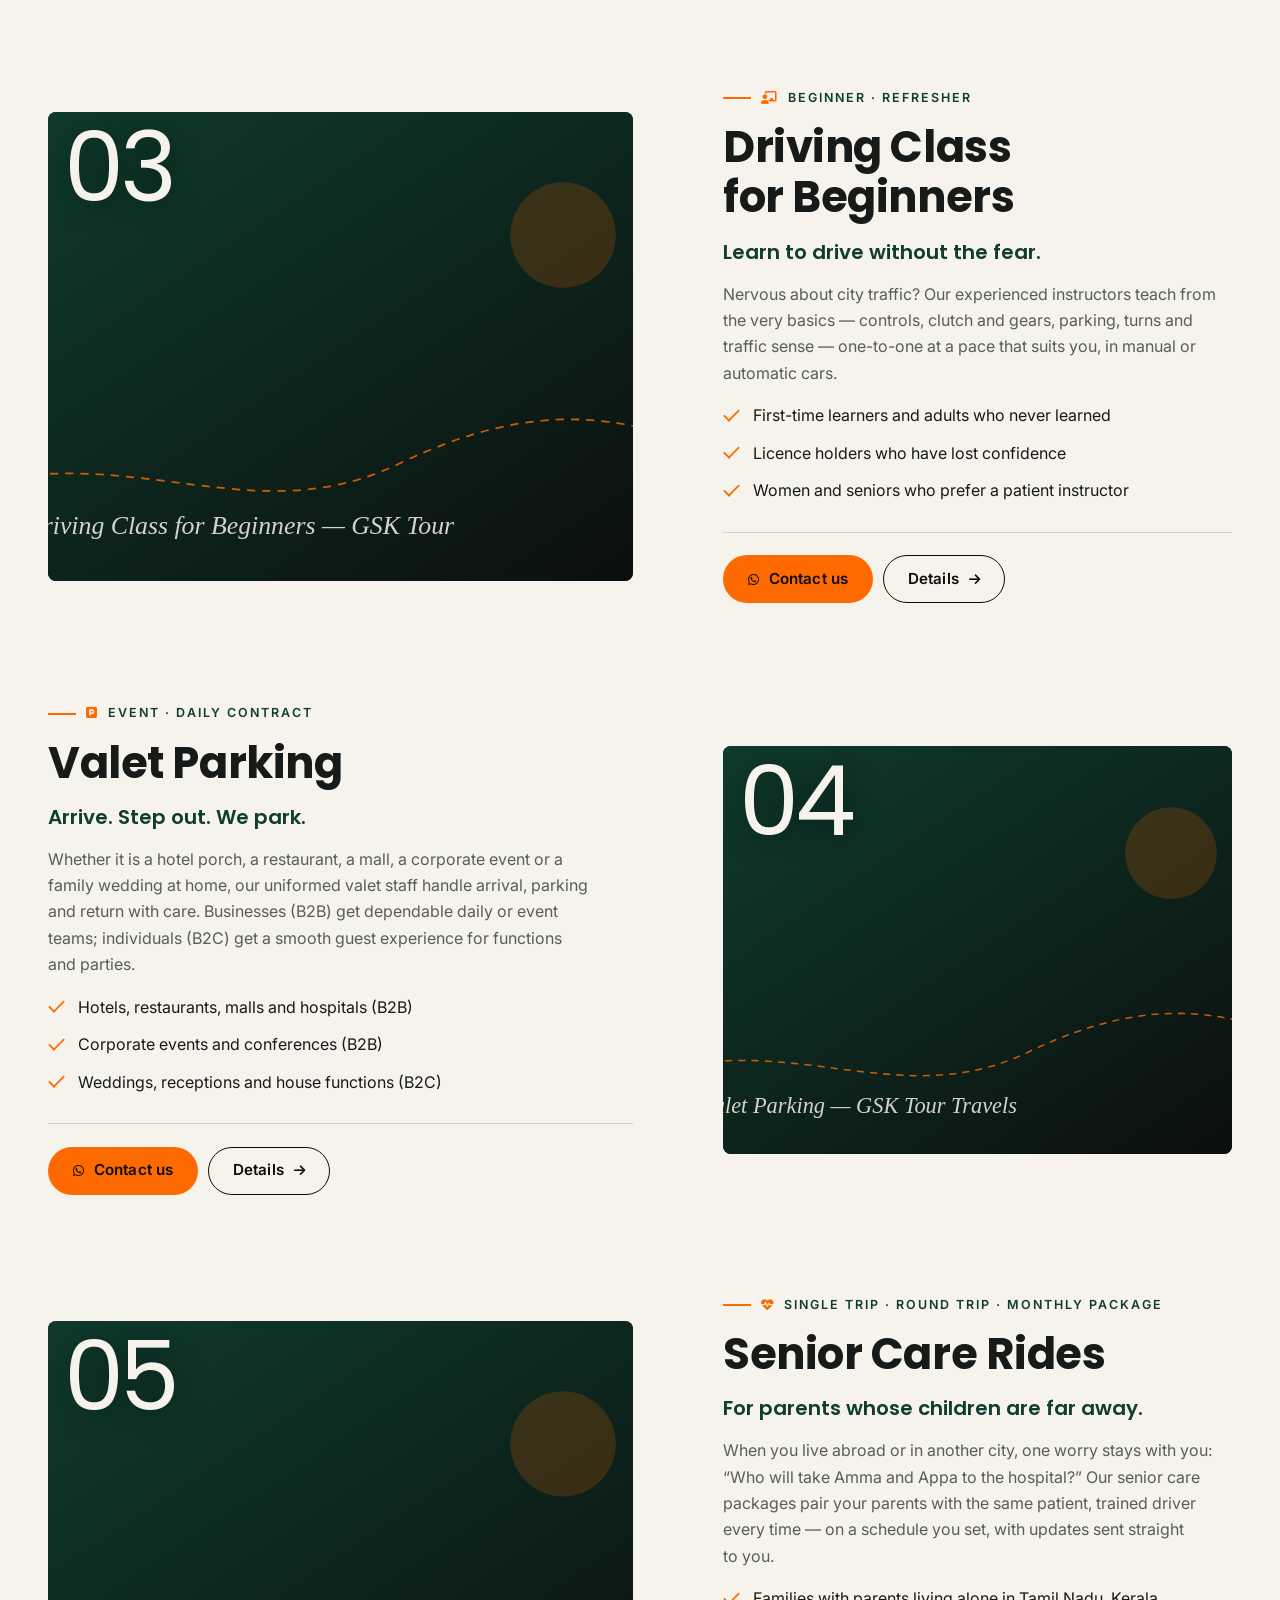
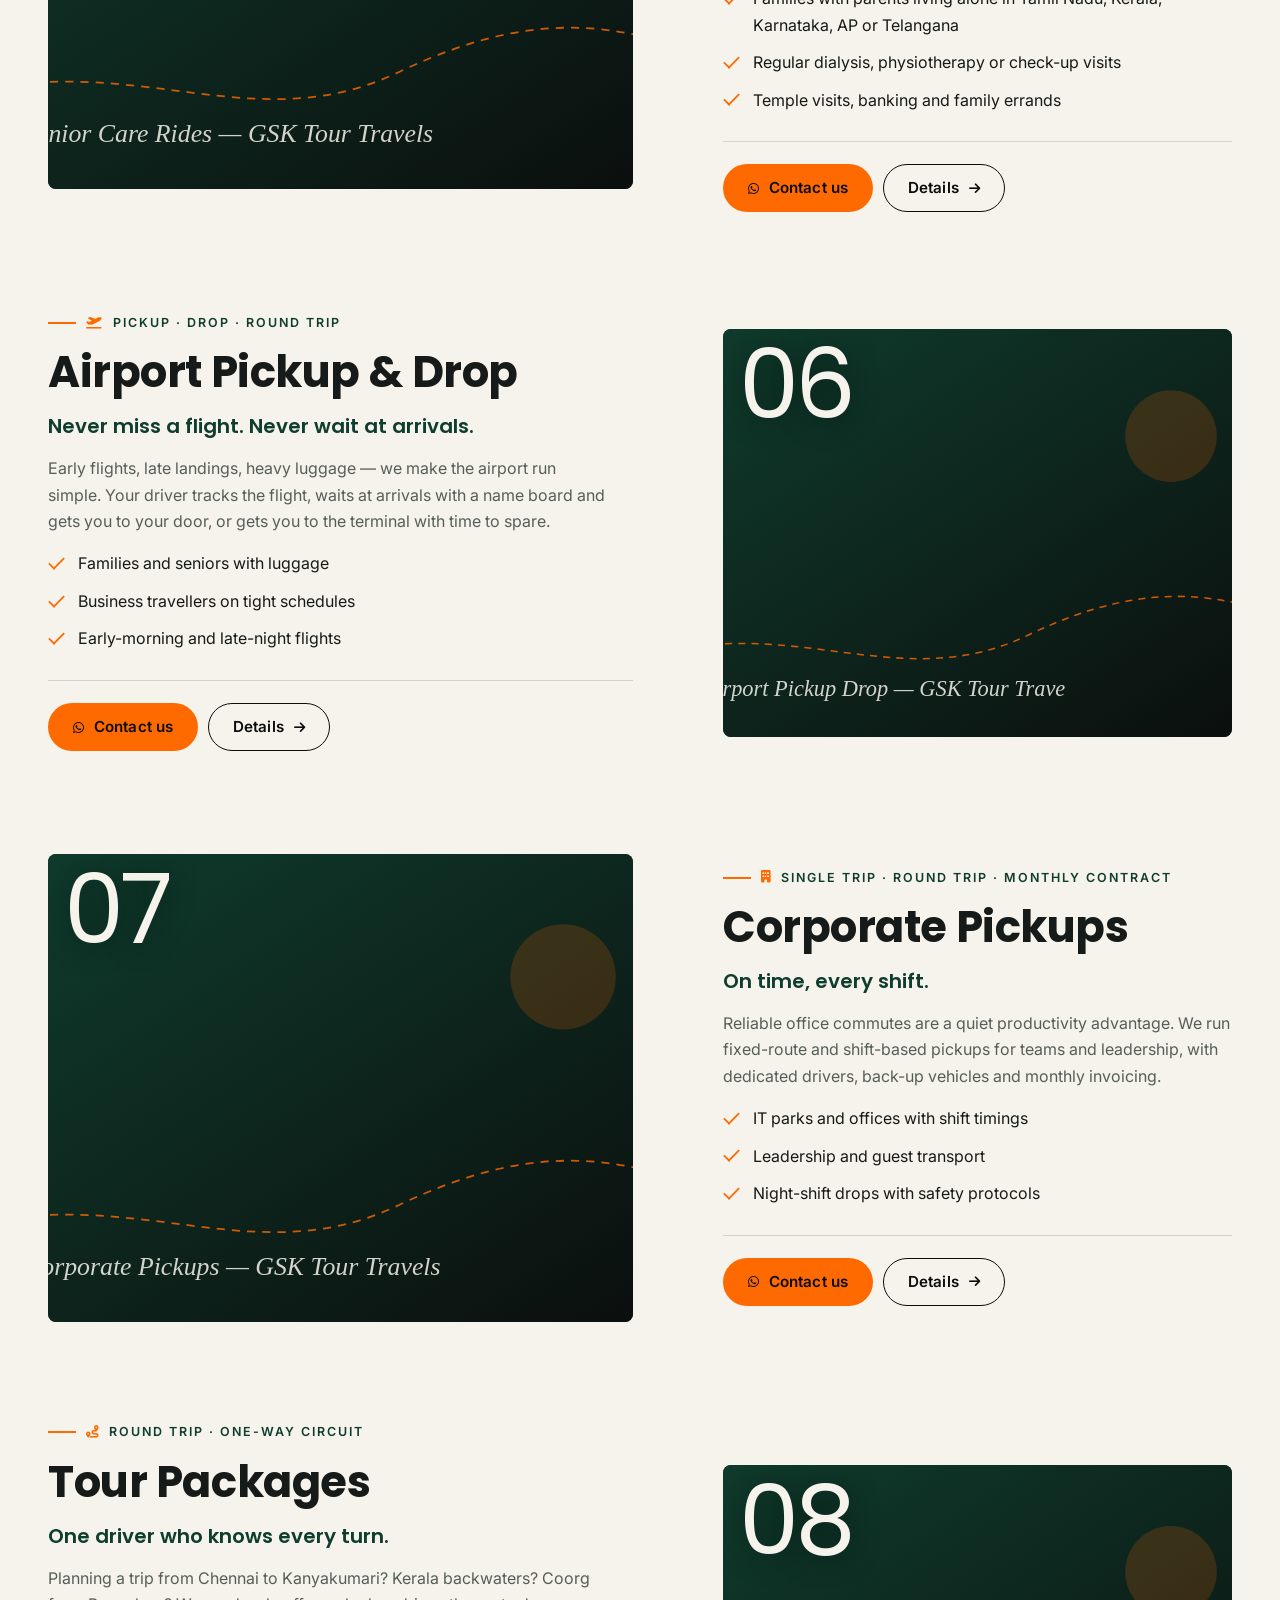
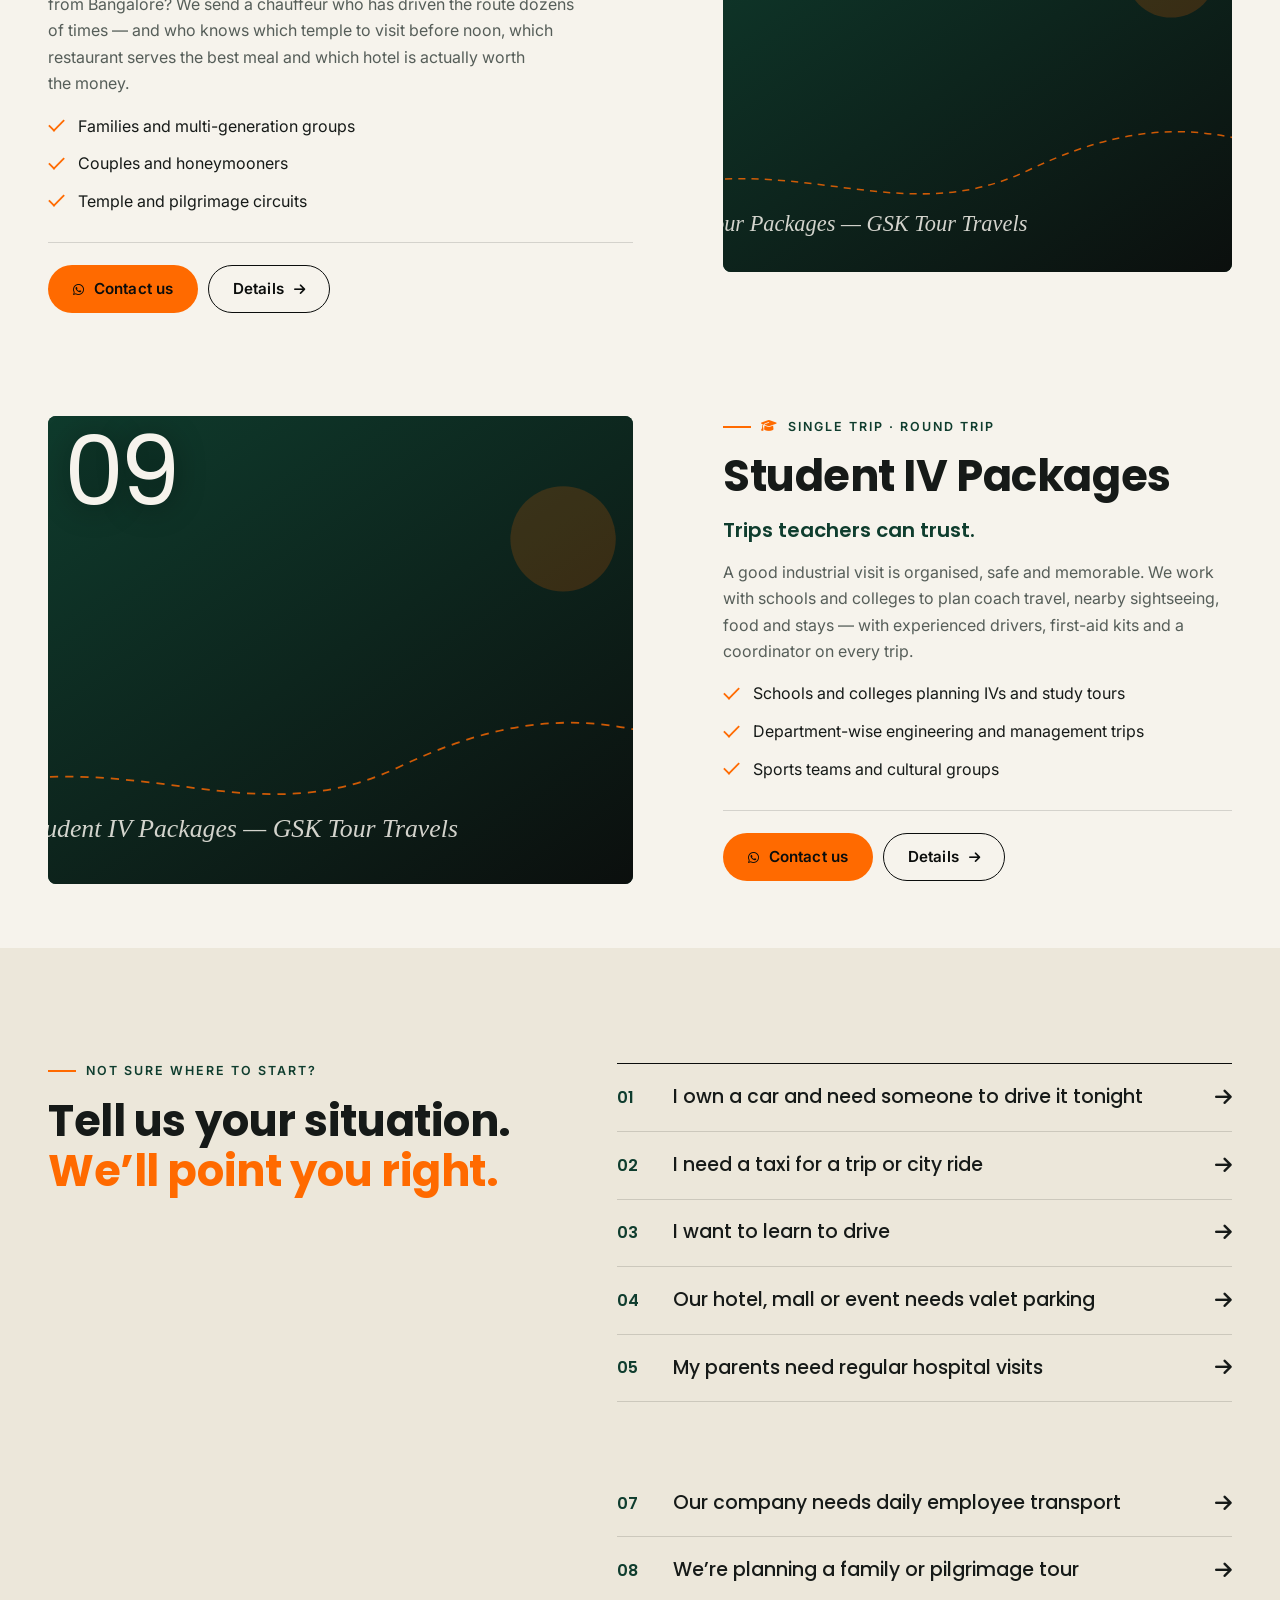
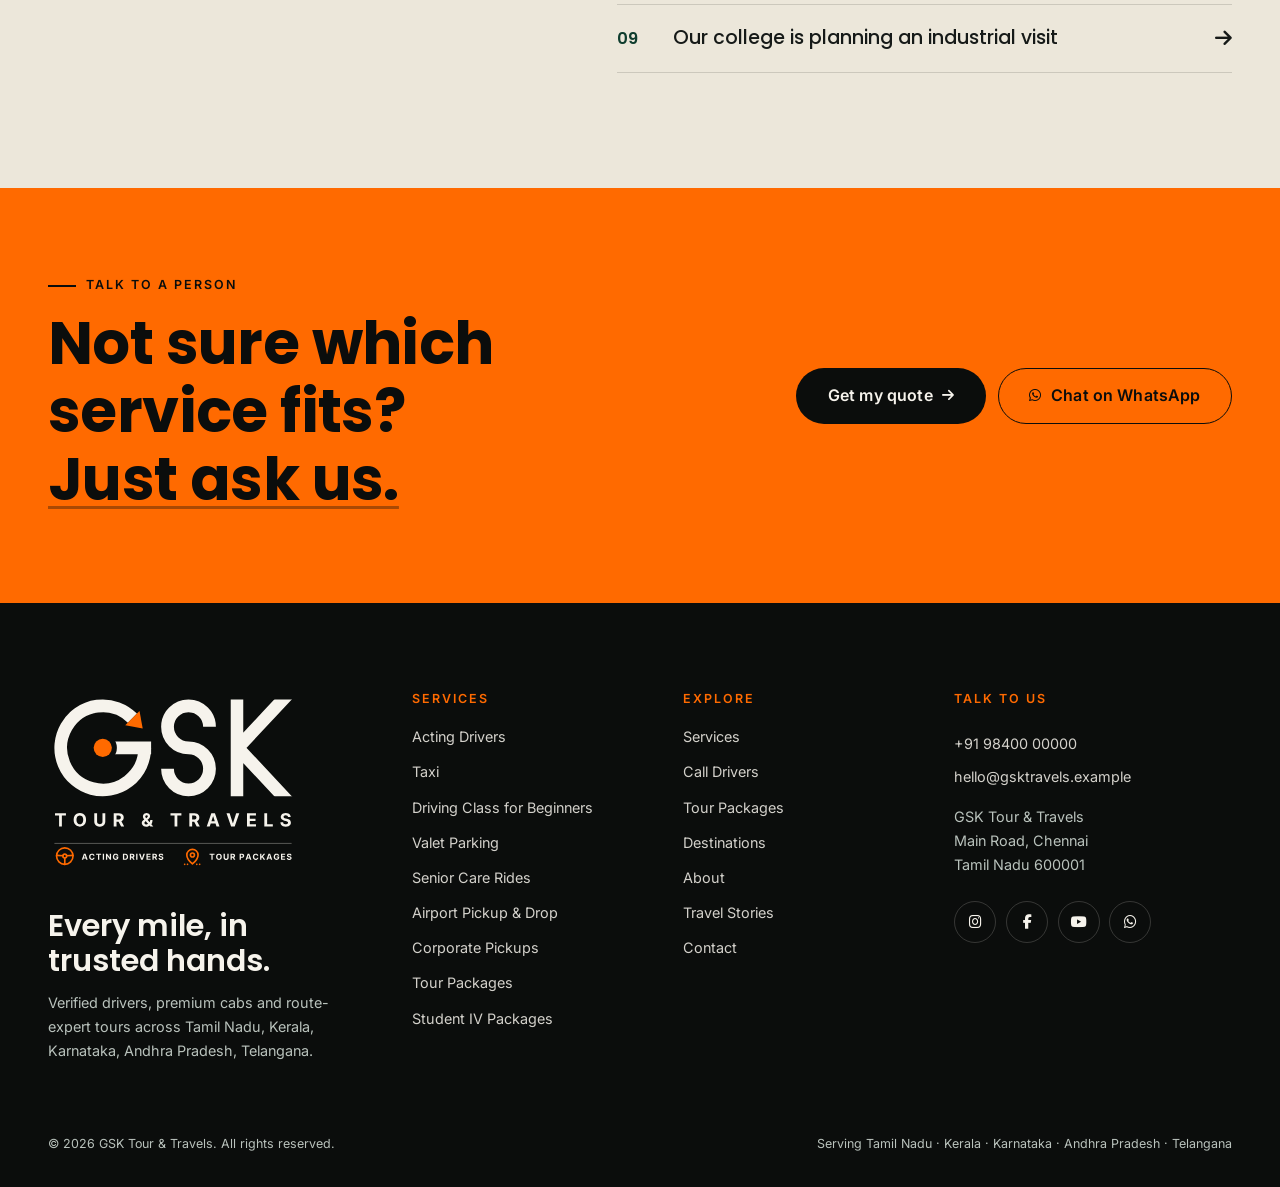
<file: views/services.html>
<!DOCTYPE html>
<html lang="en">
<head>
  <meta charset="utf-8">
  <meta name="viewport" content="width=device-width, initial-scale=1">
  <title>Our Services — Acting Drivers, Cabs, Senior Rides, Corporate | GSK Tour &amp; Travels</title>
  <meta name="description" content="GSK services: acting drivers, taxi, senior care rides, tour packages, student trips, corporate pickups, valet parking, airport transfers and driving classes.">
  <meta name="theme-color" content="#0b0d0c">
  <link rel="icon" href="../assets/logo/favicon.svg" type="image/svg+xml">
  <link rel="icon" href="../assets/logo/png/favicon-32.png" sizes="32x32" type="image/png">
  <link rel="apple-touch-icon" href="../assets/logo/png/favicon-180.png">
  <link rel="preconnect" href="https://fonts.googleapis.com">
  <link rel="preconnect" href="https://fonts.gstatic.com" crossorigin>
  <link rel="preconnect" href="https://images.unsplash.com" crossorigin>
  <link href="https://fonts.googleapis.com/css2?family=Inter:wght@400;500;600;700&family=Poppins:wght@500;600;700;800&display=swap" rel="stylesheet">
  <link rel="stylesheet" href="https://cdnjs.cloudflare.com/ajax/libs/font-awesome/6.5.2/css/all.min.css" crossorigin="anonymous" referrerpolicy="no-referrer">
  <link rel="stylesheet" href="../styles/styles.css">
</head>
<body data-root="../" data-page="services">
  <a class="skip-link" href="#main">Skip to content</a>
  <header id="site-header"></header>
  <main id="main"><div id="app" aria-live="polite"></div></main>
  <footer id="site-footer"></footer>
  <script src="../js/boot.js" data-page="services"></script>
</body>
</html>
</file>
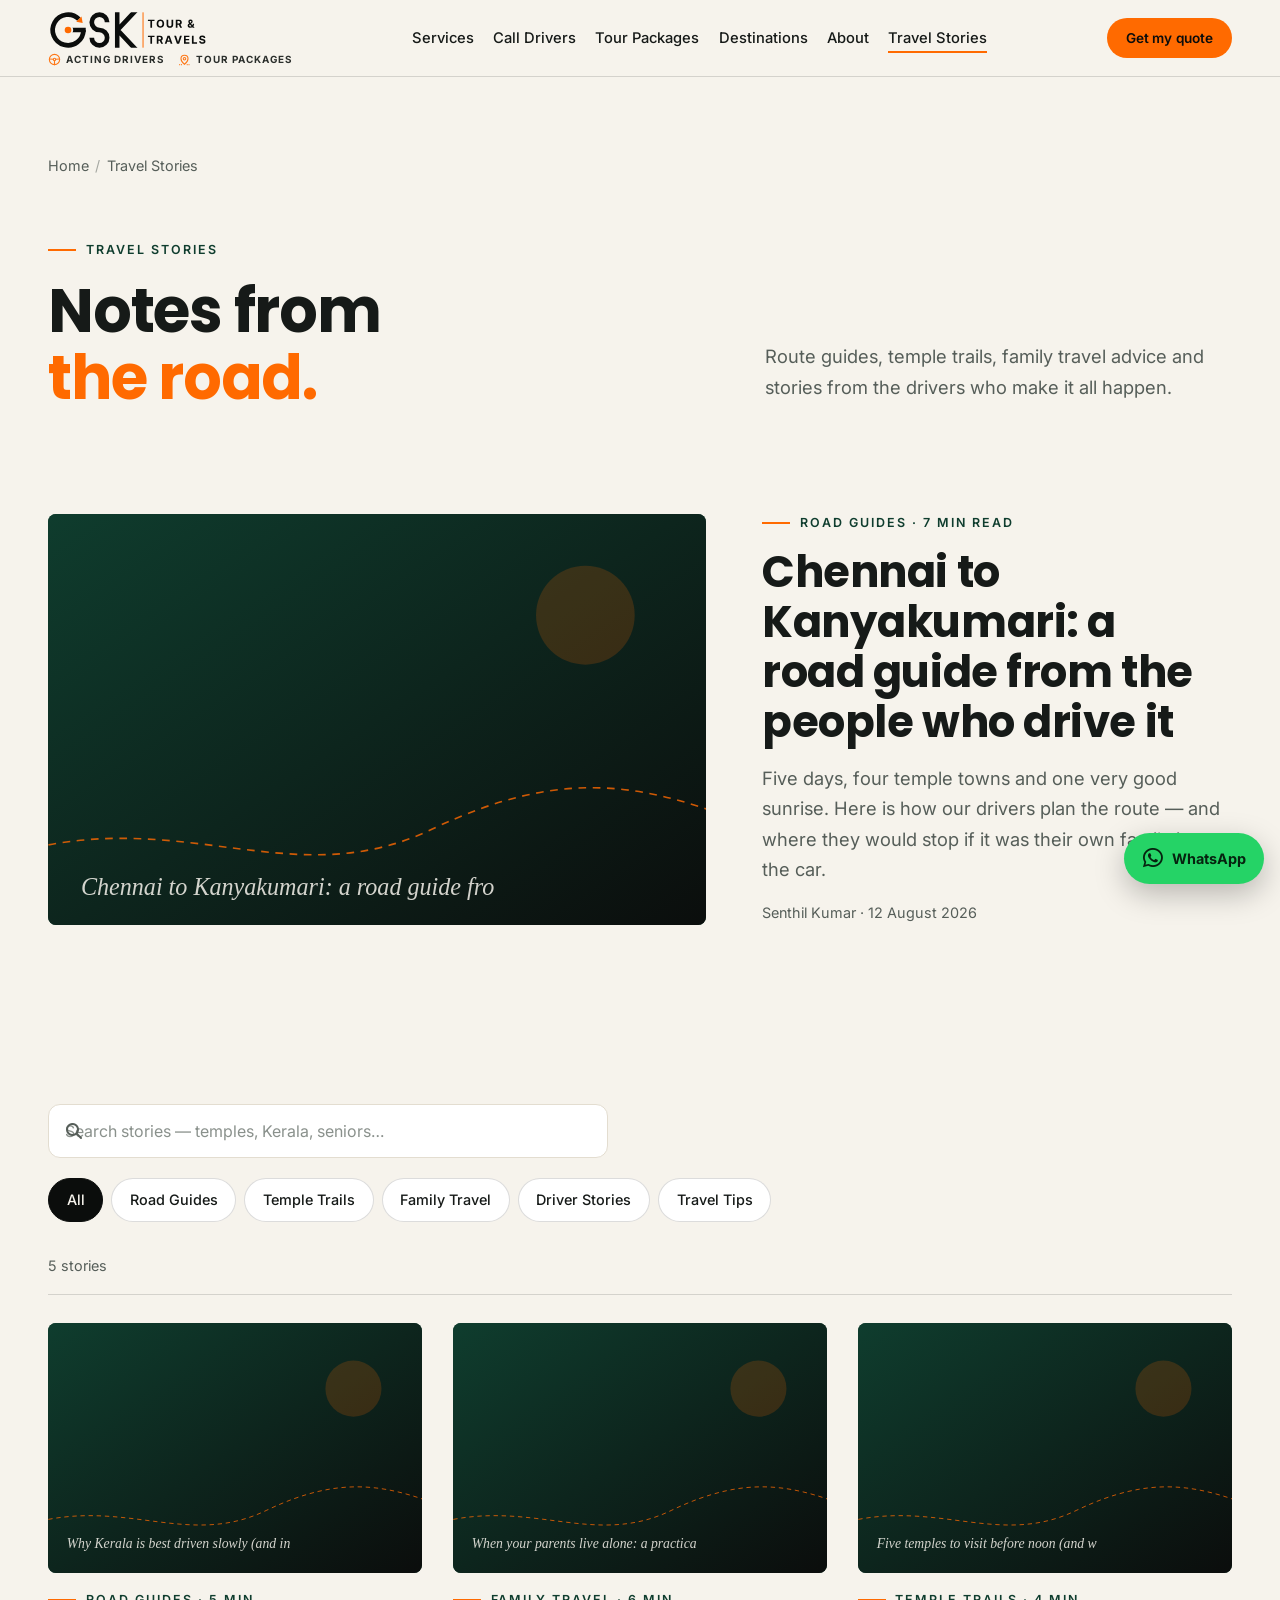
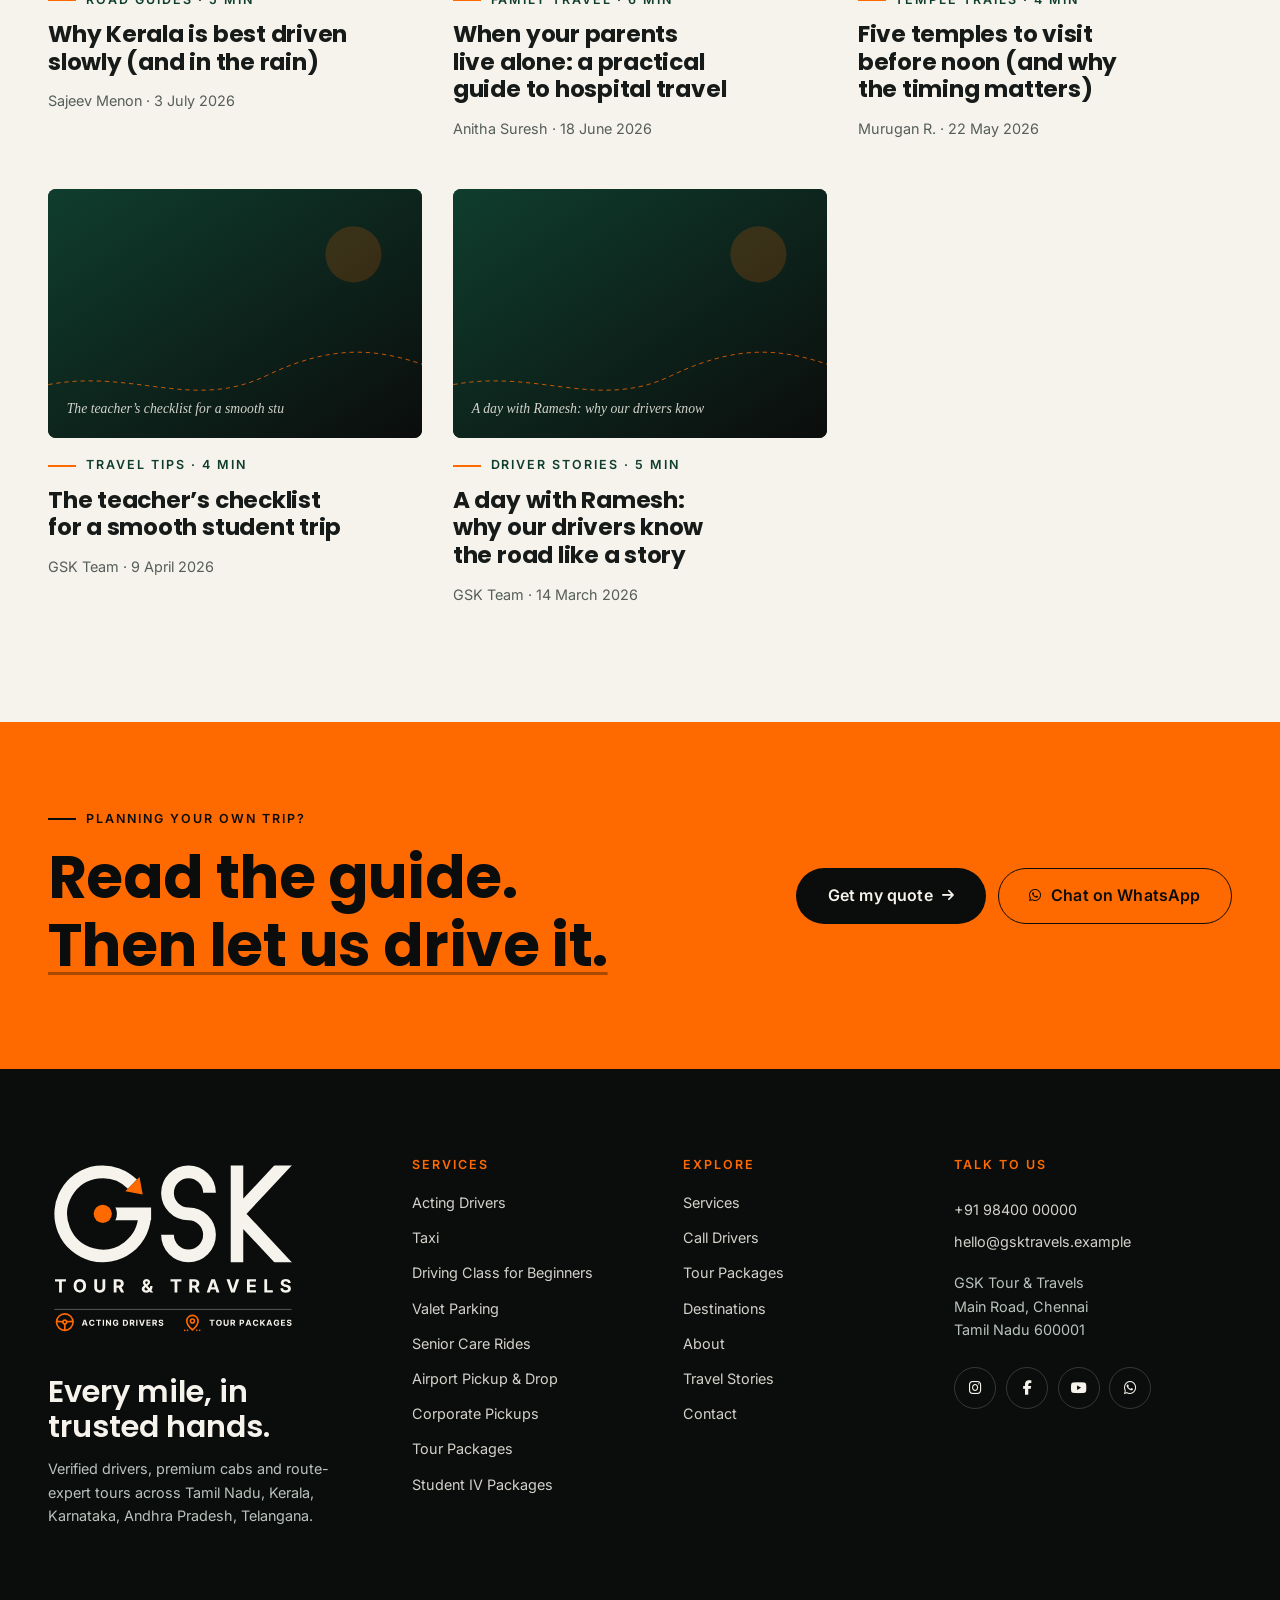
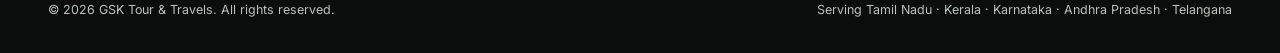
<file: views/stories.html>
<!DOCTYPE html>
<html lang="en">
<head>
  <meta charset="utf-8">
  <meta name="viewport" content="width=device-width, initial-scale=1">
  <title>Travel Stories &amp; Road Guides | GSK Tour &amp; Travels</title>
  <meta name="description" content="Road guides, temple trails, family travel tips and driver stories from across South India.">
  <meta name="theme-color" content="#0b0d0c">
  <link rel="icon" href="../assets/logo/favicon.svg" type="image/svg+xml">
  <link rel="icon" href="../assets/logo/png/favicon-32.png" sizes="32x32" type="image/png">
  <link rel="apple-touch-icon" href="../assets/logo/png/favicon-180.png">
  <link rel="preconnect" href="https://fonts.googleapis.com">
  <link rel="preconnect" href="https://fonts.gstatic.com" crossorigin>
  <link rel="preconnect" href="https://images.unsplash.com" crossorigin>
  <link href="https://fonts.googleapis.com/css2?family=Inter:wght@400;500;600;700&family=Poppins:wght@500;600;700;800&display=swap" rel="stylesheet">
  <link rel="stylesheet" href="https://cdnjs.cloudflare.com/ajax/libs/font-awesome/6.5.2/css/all.min.css" crossorigin="anonymous" referrerpolicy="no-referrer">
  <link rel="stylesheet" href="../styles/styles.css">
</head>
<body data-root="../" data-page="stories">
  <a class="skip-link" href="#main">Skip to content</a>
  <header id="site-header"></header>
  <main id="main"><div id="app" aria-live="polite"></div></main>
  <footer id="site-footer"></footer>
  <script src="../js/boot.js" data-page="stories"></script>
</body>
</html>
</file>
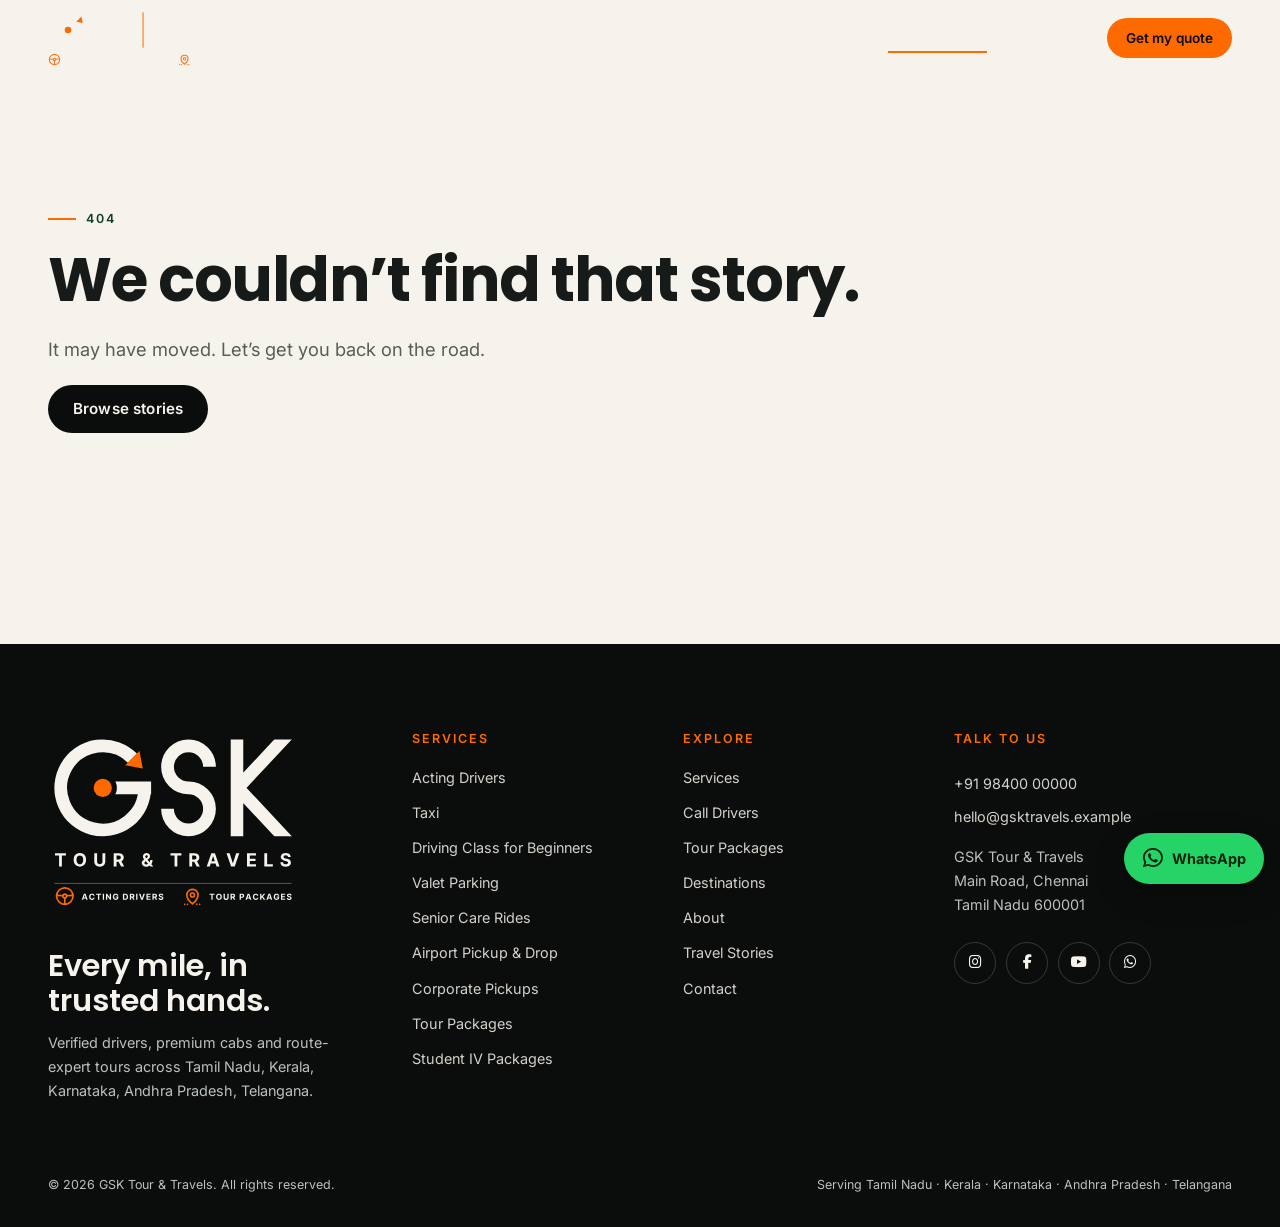
<file: views/story-detail.html>
<!DOCTYPE html>
<html lang="en">
<head>
  <meta charset="utf-8">
  <meta name="viewport" content="width=device-width, initial-scale=1">
  <title>Travel Story | GSK Tour &amp; Travels</title>
  <meta name="description" content="Read the full story from GSK Tour &amp; Travels.">
  <meta name="theme-color" content="#0b0d0c">
  <link rel="icon" href="../assets/logo/favicon.svg" type="image/svg+xml">
  <link rel="icon" href="../assets/logo/png/favicon-32.png" sizes="32x32" type="image/png">
  <link rel="apple-touch-icon" href="../assets/logo/png/favicon-180.png">
  <link rel="preconnect" href="https://fonts.googleapis.com">
  <link rel="preconnect" href="https://fonts.gstatic.com" crossorigin>
  <link rel="preconnect" href="https://images.unsplash.com" crossorigin>
  <link href="https://fonts.googleapis.com/css2?family=Inter:wght@400;500;600;700&family=Poppins:wght@500;600;700;800&display=swap" rel="stylesheet">
  <link rel="stylesheet" href="https://cdnjs.cloudflare.com/ajax/libs/font-awesome/6.5.2/css/all.min.css" crossorigin="anonymous" referrerpolicy="no-referrer">
  <link rel="stylesheet" href="../styles/styles.css">
</head>
<body data-root="../" data-page="story" data-header="overlay">
  <a class="skip-link" href="#main">Skip to content</a>
  <header id="site-header"></header>
  <main id="main"><div id="app" aria-live="polite"></div></main>
  <footer id="site-footer"></footer>
  <script src="../js/boot.js" data-page="story"></script>
</body>
</html>
</file>
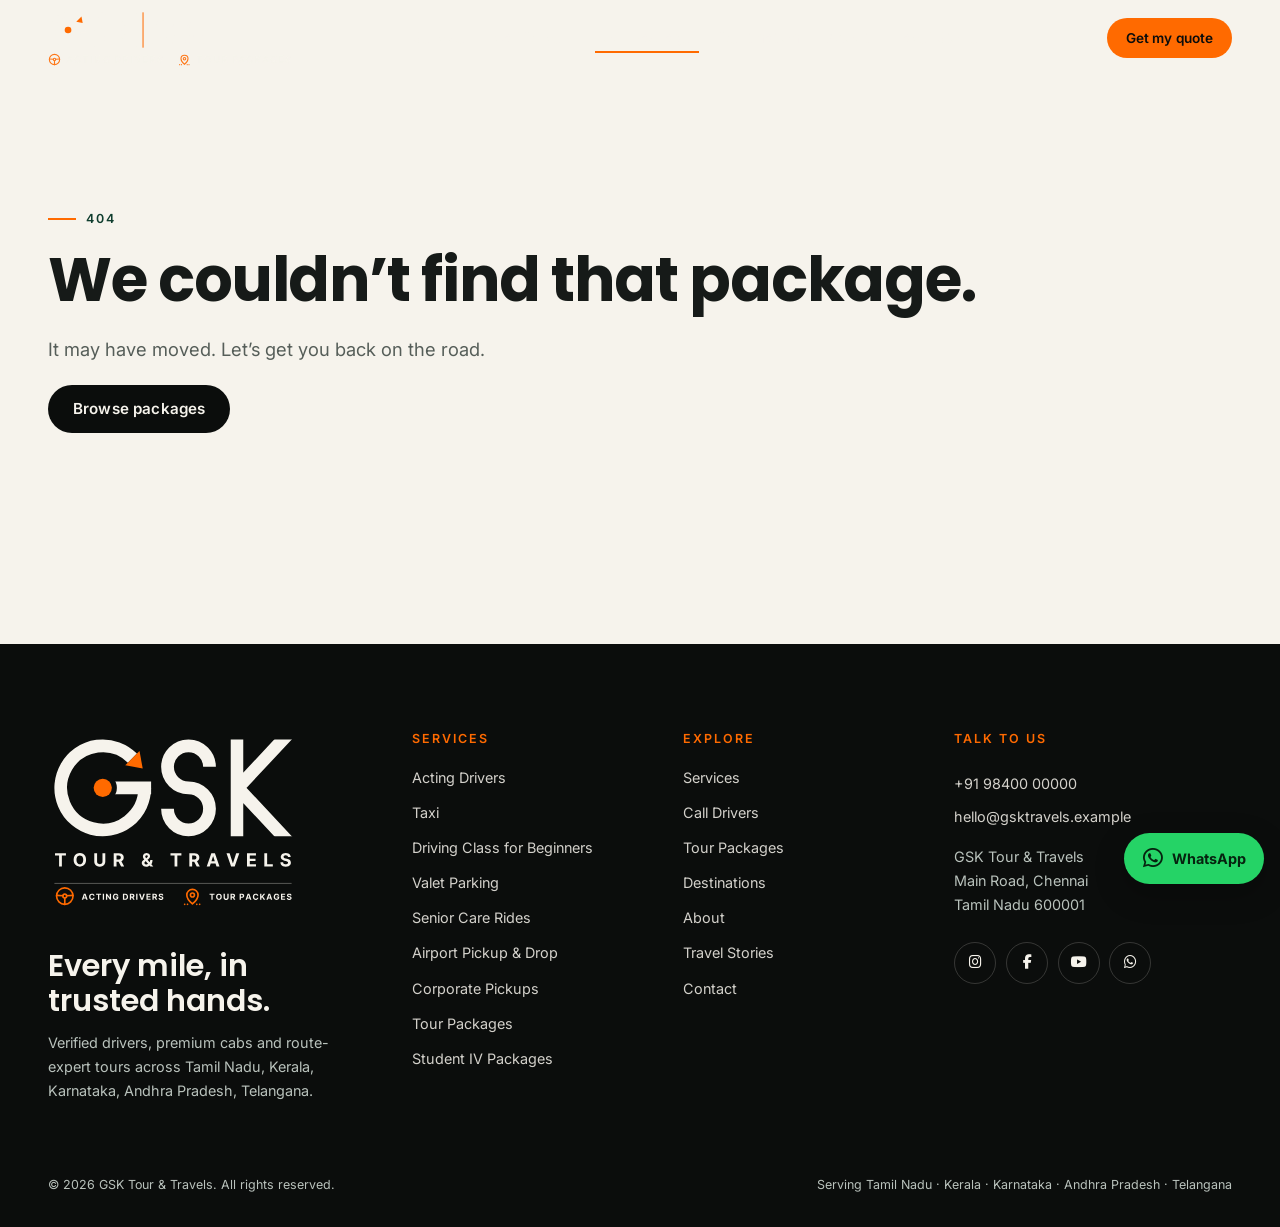
<file: views/tour-detail.html>
<!DOCTYPE html>
<html lang="en">
<head>
  <meta charset="utf-8">
  <meta name="viewport" content="width=device-width, initial-scale=1">
  <title>Tour Package | GSK Tour &amp; Travels</title>
  <meta name="description" content="Day-by-day itinerary, inclusions, hotels and pricing.">
  <meta name="theme-color" content="#0b0d0c">
  <link rel="icon" href="../assets/logo/favicon.svg" type="image/svg+xml">
  <link rel="icon" href="../assets/logo/png/favicon-32.png" sizes="32x32" type="image/png">
  <link rel="apple-touch-icon" href="../assets/logo/png/favicon-180.png">
  <link rel="preconnect" href="https://fonts.googleapis.com">
  <link rel="preconnect" href="https://fonts.gstatic.com" crossorigin>
  <link rel="preconnect" href="https://images.unsplash.com" crossorigin>
  <link href="https://fonts.googleapis.com/css2?family=Inter:wght@400;500;600;700&family=Poppins:wght@500;600;700;800&display=swap" rel="stylesheet">
  <link rel="stylesheet" href="https://cdnjs.cloudflare.com/ajax/libs/font-awesome/6.5.2/css/all.min.css" crossorigin="anonymous" referrerpolicy="no-referrer">
  <link rel="stylesheet" href="../styles/styles.css">
</head>
<body data-root="../" data-page="tour" data-header="overlay">
  <a class="skip-link" href="#main">Skip to content</a>
  <header id="site-header"></header>
  <main id="main"><div id="app" aria-live="polite"></div></main>
  <footer id="site-footer"></footer>
  <script src="../js/boot.js" data-page="tour"></script>
</body>
</html>
</file>
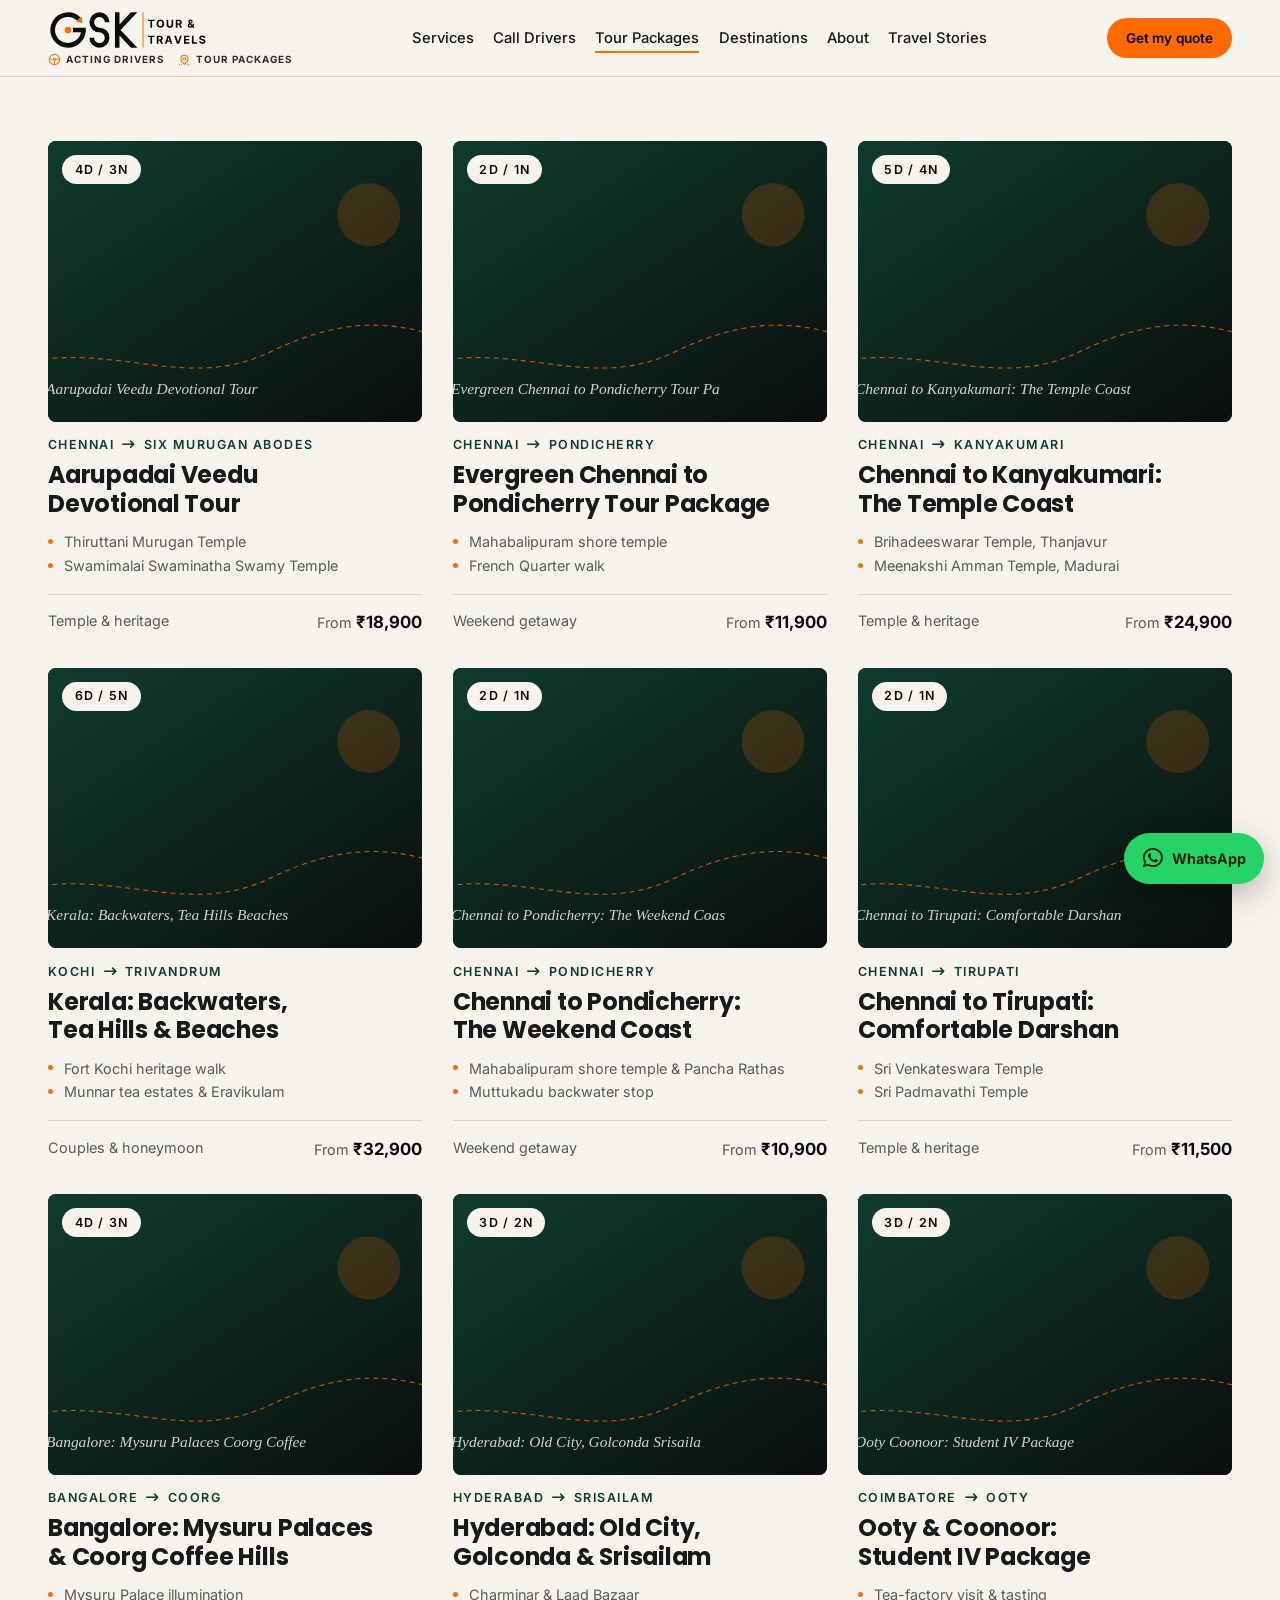
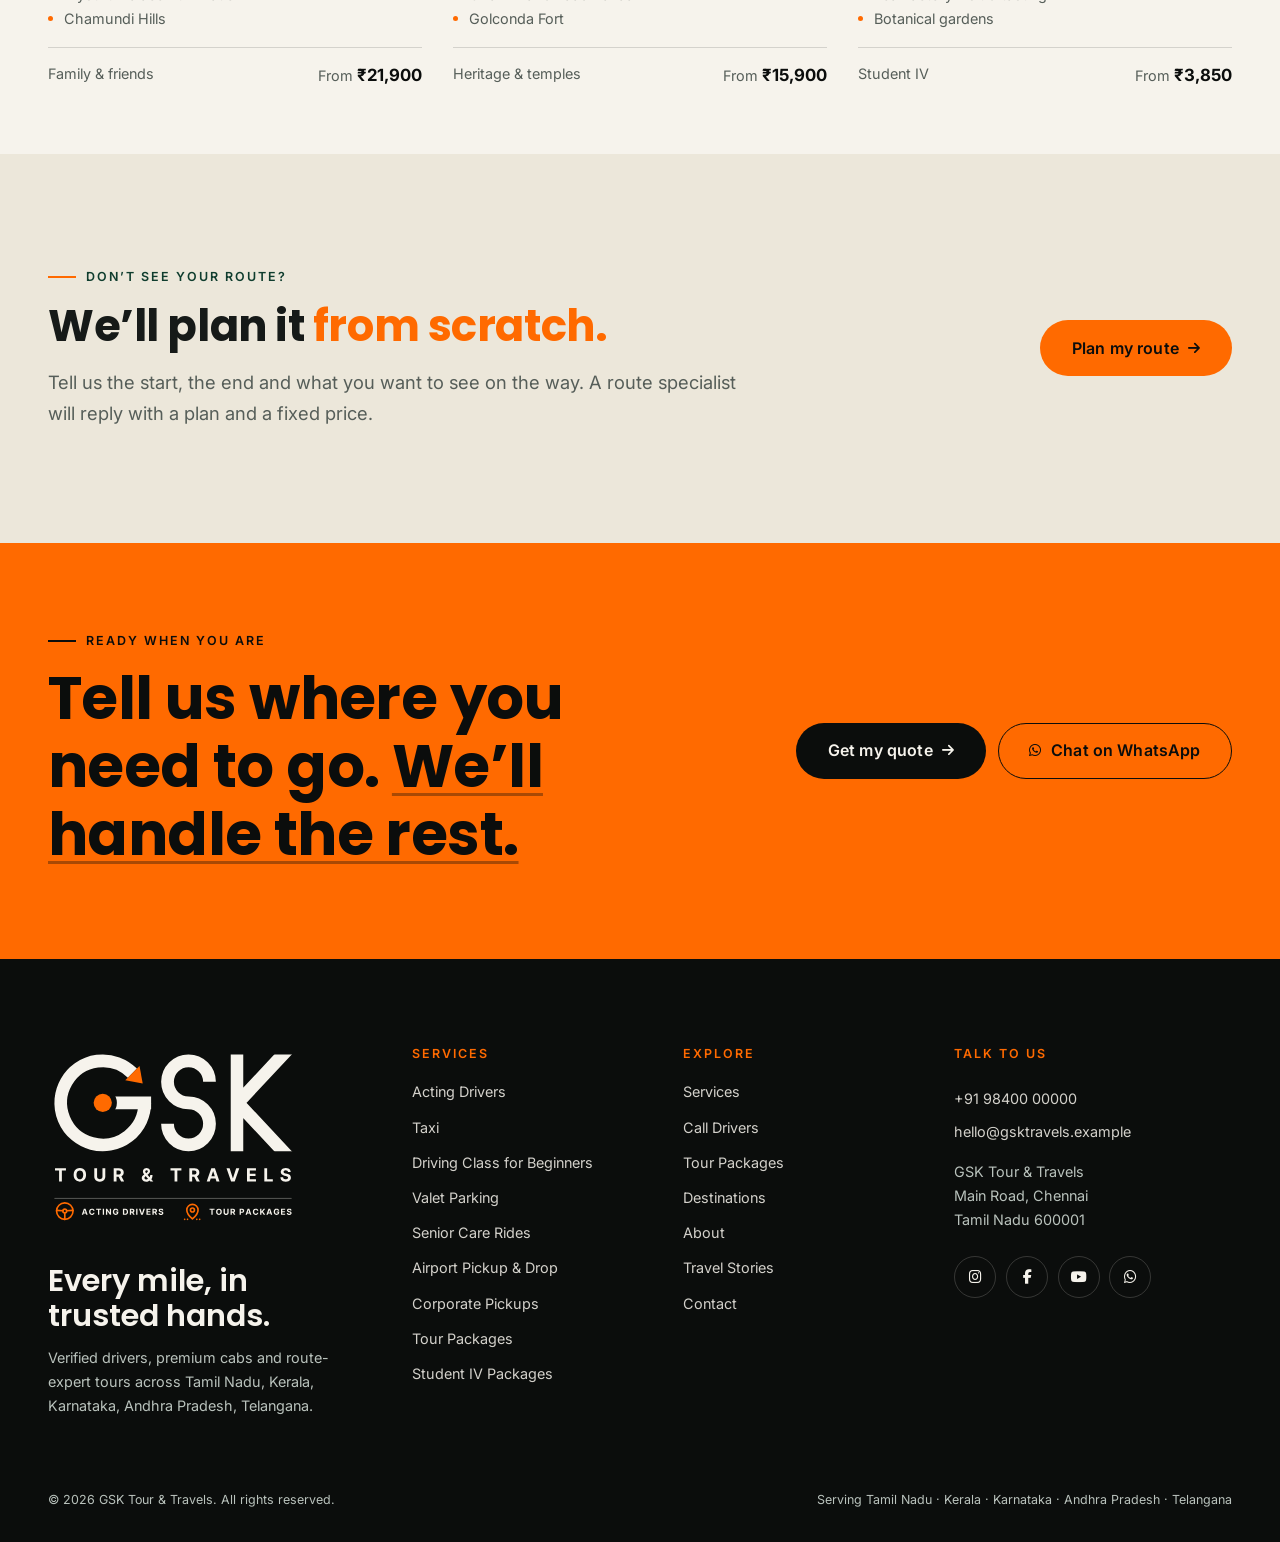
<file: views/tours.html>
<!DOCTYPE html>
<html lang="en">
<head>
  <meta charset="utf-8">
  <meta name="viewport" content="width=device-width, initial-scale=1">
  <title>Tour Packages from Chennai, Kerala, Bangalore &amp; Hyderabad | GSK Tour &amp; Travels</title>
  <meta name="description" content="Chauffeur-driven tour packages with route-expert drivers, sightseeing, temples, hotels and meals — plus student industrial-visit packages.">
  <meta name="theme-color" content="#0b0d0c">
  <link rel="icon" href="../assets/logo/favicon.svg" type="image/svg+xml">
  <link rel="icon" href="../assets/logo/png/favicon-32.png" sizes="32x32" type="image/png">
  <link rel="apple-touch-icon" href="../assets/logo/png/favicon-180.png">
  <link rel="preconnect" href="https://fonts.googleapis.com">
  <link rel="preconnect" href="https://fonts.gstatic.com" crossorigin>
  <link rel="preconnect" href="https://images.unsplash.com" crossorigin>
  <link href="https://fonts.googleapis.com/css2?family=Inter:wght@400;500;600;700&family=Poppins:wght@500;600;700;800&display=swap" rel="stylesheet">
  <link rel="stylesheet" href="https://cdnjs.cloudflare.com/ajax/libs/font-awesome/6.5.2/css/all.min.css" crossorigin="anonymous" referrerpolicy="no-referrer">
  <link rel="stylesheet" href="../styles/styles.css">
</head>
<body data-root="../" data-page="tours">
  <a class="skip-link" href="#main">Skip to content</a>
  <header id="site-header"></header>
  <main id="main"><div id="app" aria-live="polite"></div></main>
  <footer id="site-footer"></footer>
  <script src="../js/boot.js" data-page="tours"></script>
</body>
</html>
</file>
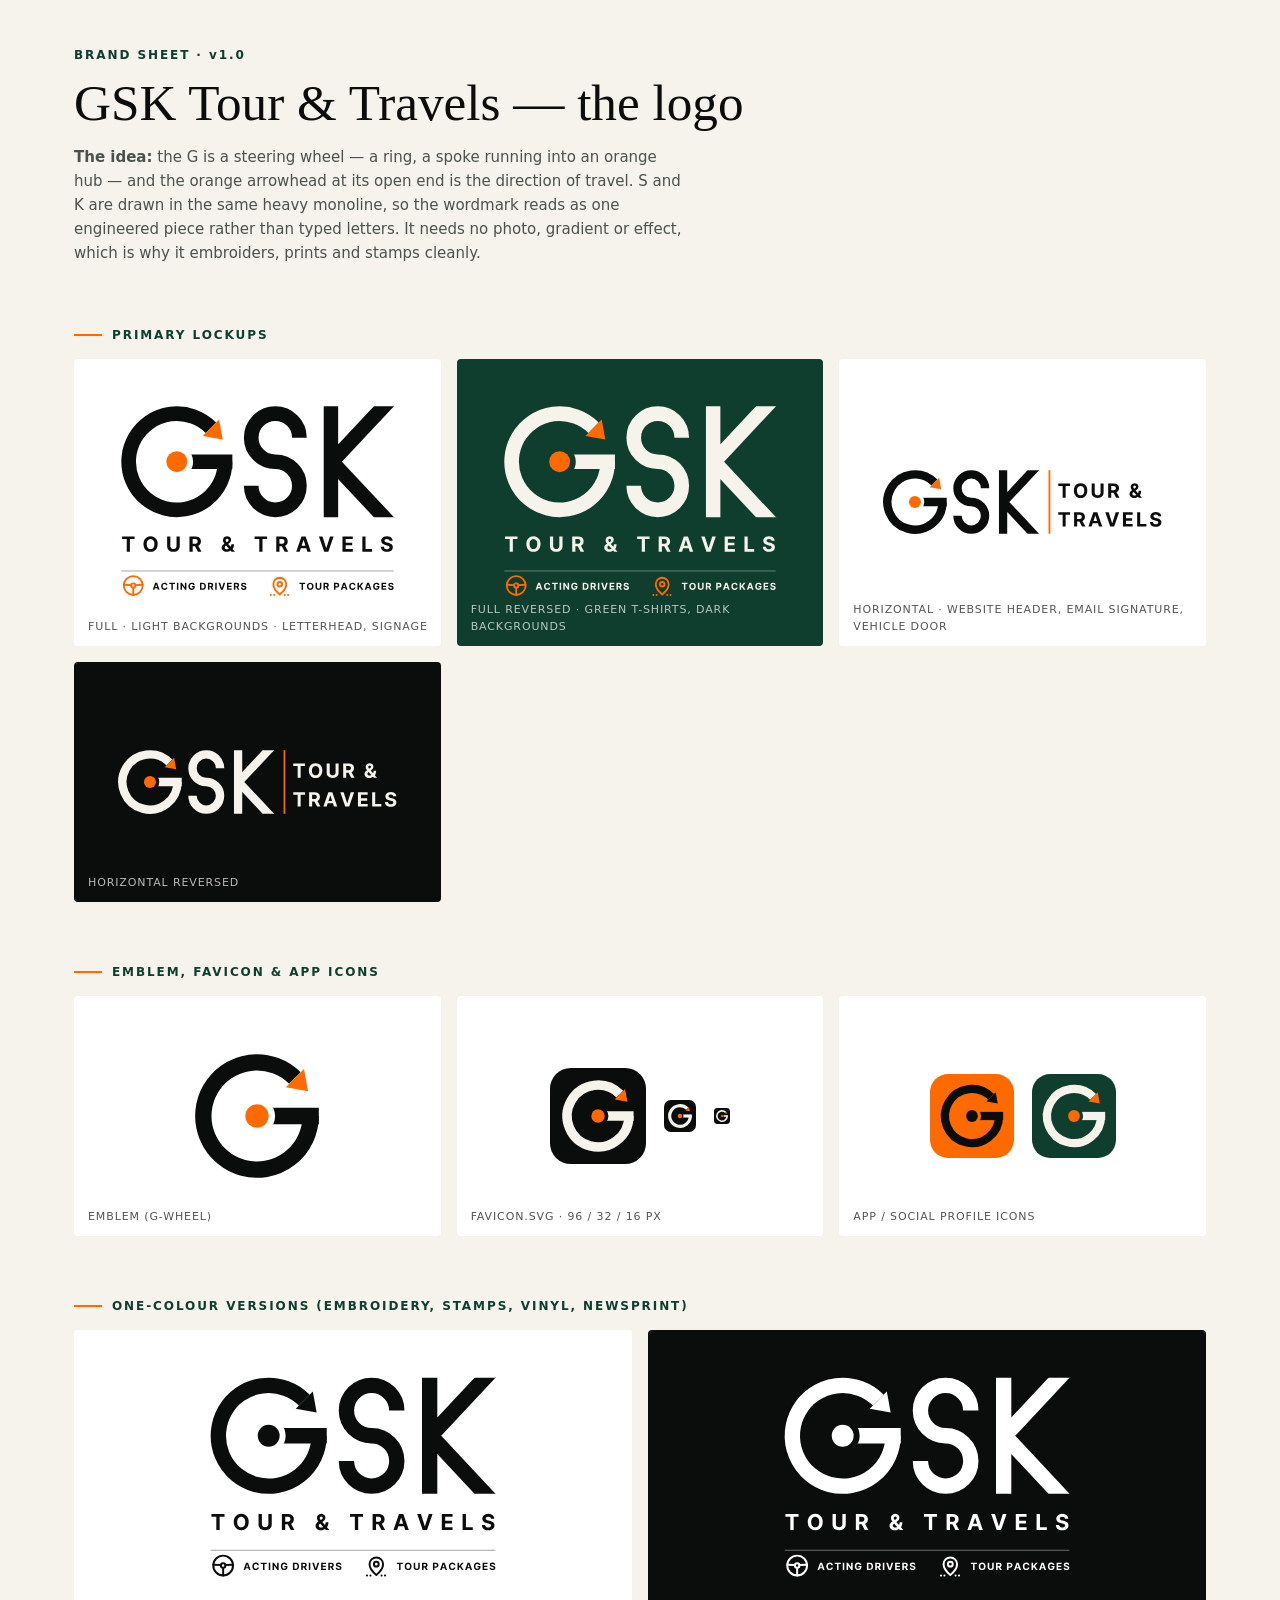
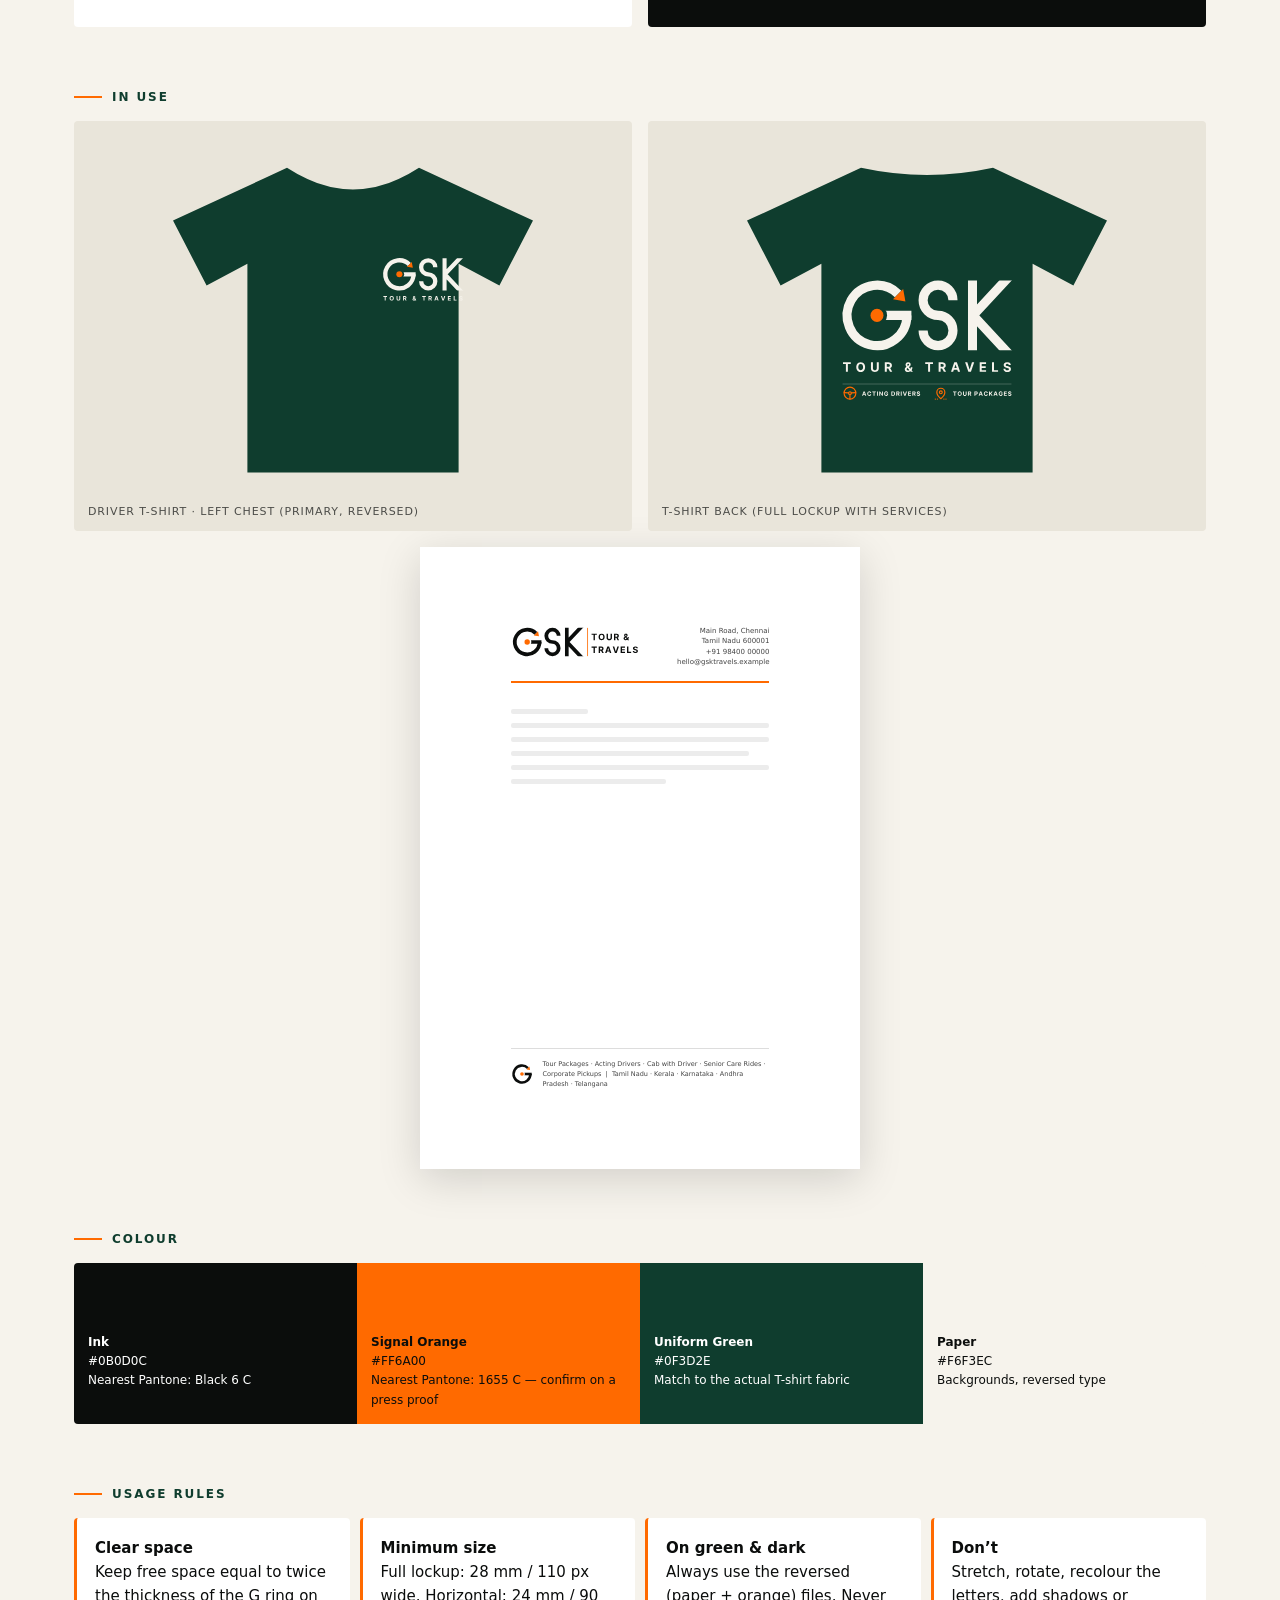
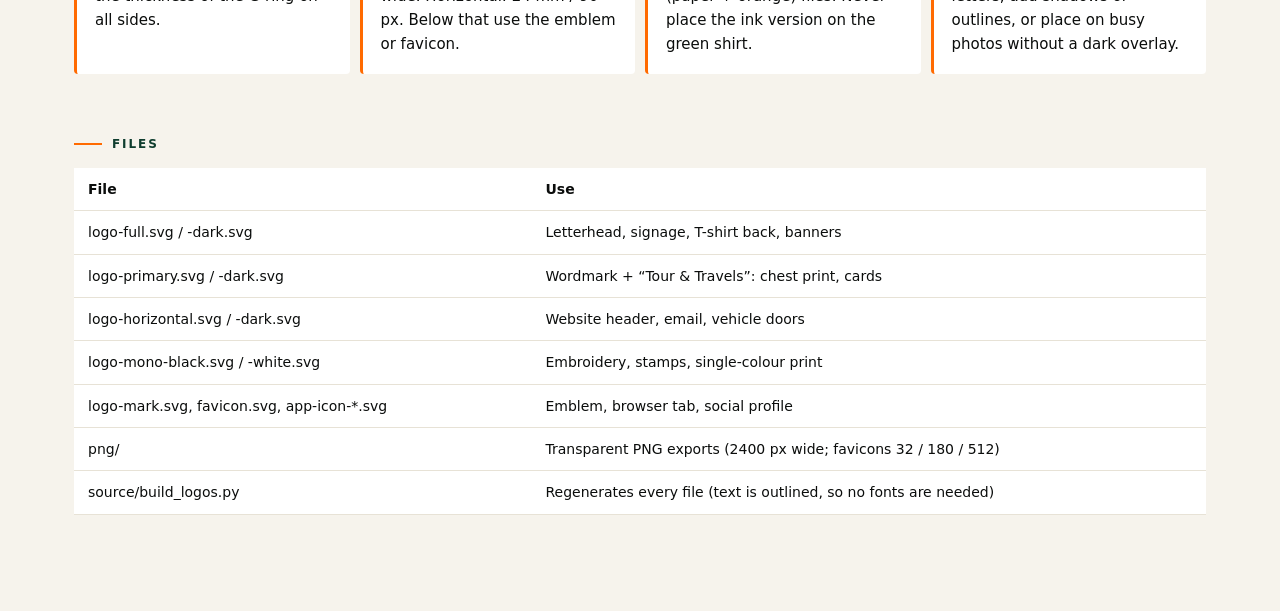
<file: assets/logo/brand-sheet.html>
<!DOCTYPE html>
<html lang="en"><head><meta charset="utf-8"><meta name="viewport" content="width=device-width, initial-scale=1">
<title>GSK Tour &amp; Travels — Logo &amp; Brand Sheet</title>
<link rel="icon" href="favicon.svg" type="image/svg+xml">
<style>
:root{--ink:#0b0d0c;--orange:#ff6a00;--green:#0f3d2e;--paper:#f6f3ec}
*{box-sizing:border-box}body{margin:0;background:var(--paper);color:var(--ink);font:400 15px/1.6 system-ui,Segoe UI,Roboto,sans-serif}
.wrap{max-width:1180px;margin:auto;padding:48px 24px 96px}h1{font:500 clamp(2rem,4vw,3.2rem)/1.05 Georgia,serif;margin:0 0 8px}
h2{font:600 12px/1 system-ui;letter-spacing:.16em;text-transform:uppercase;color:var(--green);margin:64px 0 18px;display:flex;gap:10px;align-items:center}h2:before{content:"";width:28px;height:2px;background:var(--orange)}
p.lead{max-width:64ch;color:#4a524d}.grid{display:grid;gap:16px}.g2{grid-template-columns:repeat(auto-fit,minmax(340px,1fr))}.g3{grid-template-columns:repeat(auto-fit,minmax(220px,1fr))}
.tile{display:grid;place-items:center;padding:40px;border-radius:4px;min-height:240px;position:relative}.tile img{max-width:100%}
.tile small,.cap{position:absolute;left:14px;bottom:10px;font-size:11px;letter-spacing:.08em;text-transform:uppercase;opacity:.7}
.row{display:flex;gap:18px;align-items:center;justify-content:center}
.sw{display:flex;border-radius:4px;overflow:hidden}.sw div{flex:1;padding:70px 14px 14px;font-size:12px}
.tee{display:grid;place-items:center;background:#e9e5da;border-radius:4px;padding:30px 30px 44px;position:relative}.tee svg{width:min(100%,360px)}
.tee .chest{position:absolute;width:15%;left:55%;top:33%}.tee .back{position:absolute;width:32%;left:34%;top:38%}
.paper{background:#fff;box-shadow:0 10px 40px rgba(0,0,0,.15);aspect-ratio:210/297;max-width:440px;margin:auto;padding:7% 8%;display:flex;flex-direction:column;width:100%}
.paper .top{display:flex;justify-content:space-between;align-items:flex-start;padding-bottom:5%;border-bottom:2px solid var(--orange)}
.paper .top img{width:50%}.paper .addr{font-size:7px;line-height:1.5;text-align:right;color:#444}.paper .lines{margin-top:10%;display:grid;gap:9px}.paper .lines i{display:block;height:5px;background:#ececec;border-radius:2px}
.paper .foot{margin-top:auto;display:flex;align-items:center;gap:10px;font-size:6.5px;color:#444;border-top:1px solid #ddd;padding-top:10px}.paper .foot img{width:22px}
.rules{display:grid;gap:10px;grid-template-columns:repeat(auto-fit,minmax(260px,1fr))}.rules div{background:#fff;padding:18px;border-radius:4px;border-left:3px solid var(--orange)}
table{border-collapse:collapse;width:100%;background:#fff}td,th{padding:10px 14px;text-align:left;border-bottom:1px solid #e7e2d6;font-size:14px}
</style></head><body><div class="wrap">
<p style="font:600 12px system-ui;letter-spacing:.16em;color:#0f3d2e;margin:0 0 14px">BRAND SHEET · v1.0</p>
<h1>GSK Tour &amp; Travels — the logo</h1>
<p class="lead"><b>The idea:</b> the G is a steering wheel — a ring, a spoke running into an orange hub — and the orange arrowhead at its open end is the direction of travel. S and K are drawn in the same heavy monoline, so the wordmark reads as one engineered piece rather than typed letters. It needs no photo, gradient or effect, which is why it embroiders, prints and stamps cleanly.</p>

<h2>Primary lockups</h2>
<div class="grid g2">
 <div class="tile" style="background:#fff"><img src="logo-full.svg" width="380" alt="Full logo"><small>Full · light backgrounds · letterhead, signage</small></div>
 <div class="tile" style="background:var(--green);color:#fff"><img src="logo-full-dark.svg" width="380" alt="Full logo, reversed"><small>Full reversed · green T-shirts, dark backgrounds</small></div>
 <div class="tile" style="background:#fff"><img src="logo-horizontal.svg" width="380" alt="Horizontal logo"><small>Horizontal · website header, email signature, vehicle door</small></div>
 <div class="tile" style="background:var(--ink);color:#fff"><img src="logo-horizontal-dark.svg" width="380" alt="Horizontal logo, reversed"><small>Horizontal reversed</small></div>
</div>

<h2>Emblem, favicon &amp; app icons</h2>
<div class="grid g3">
 <div class="tile" style="background:#fff"><img src="logo-mark.svg" width="140" alt="Emblem"><small>Emblem (G-wheel)</small></div>
 <div class="tile row" style="background:#fff"><img src="favicon.svg" width="96" alt="Favicon"><img src="favicon.svg" width="32" alt=""><img src="favicon.svg" width="16" alt=""><small>favicon.svg · 96 / 32 / 16 px</small></div>
 <div class="tile row" style="background:#fff"><img src="app-icon-orange.svg" width="84" alt=""><img src="app-icon-green.svg" width="84" alt=""><small>App / social profile icons</small></div>
</div>

<h2>One-colour versions (embroidery, stamps, vinyl, newsprint)</h2>
<div class="grid g2">
 <div class="tile" style="background:#fff"><img src="logo-mono-black.svg" width="300" alt=""></div>
 <div class="tile" style="background:var(--ink)"><img src="logo-mono-white.svg" width="300" alt=""></div>
</div>

<h2>In use</h2>
<div class="grid g2">
 <div class="tee"><svg viewBox="0 0 300 280"><path fill="#0f3d2e" d="M95 14 L0 58 L28 112 L62 94 L62 268 L238 268 L238 94 L272 112 L300 58 L205 14 Q150 50 95 14 Z"/></svg><img class="chest" src="logo-primary-dark.svg" alt=""><span class="cap">Driver T-shirt · left chest (primary, reversed)</span></div>
 <div class="tee"><svg viewBox="0 0 300 280"><path fill="#0f3d2e" d="M95 14 L0 58 L28 112 L62 94 L62 268 L238 268 L238 94 L272 112 L300 58 L205 14 Q150 26 95 14 Z"/></svg><img class="back" src="logo-full-dark.svg" alt=""><span class="cap">T-shirt back (full lockup with services)</span></div>
</div>
<div class="grid" style="margin-top:16px"><div class="paper"><div class="top"><img src="logo-horizontal.svg" alt=""><div class="addr">Main Road, Chennai<br>Tamil Nadu 600001<br>+91 98400 00000<br>hello@gsktravels.example</div></div>
<div class="lines"><i style="width:30%"></i><i></i><i></i><i style="width:92%"></i><i></i><i style="width:60%"></i></div>
<div class="foot"><img src="logo-mark.svg" alt=""><span>Tour Packages · Acting Drivers · Cab with Driver · Senior Care Rides · Corporate Pickups &nbsp;|&nbsp; Tamil Nadu · Kerala · Karnataka · Andhra Pradesh · Telangana</span></div></div></div>

<h2>Colour</h2>
<div class="sw"><div style="background:#0b0d0c;color:#fff"><b>Ink</b><br>#0B0D0C<br>Nearest Pantone: Black 6 C</div><div style="background:#ff6a00"><b>Signal Orange</b><br>#FF6A00<br>Nearest Pantone: 1655 C — confirm on a press proof</div><div style="background:#0f3d2e;color:#fff"><b>Uniform Green</b><br>#0F3D2E<br>Match to the actual T-shirt fabric</div><div style="background:#f6f3ec"><b>Paper</b><br>#F6F3EC<br>Backgrounds, reversed type</div></div>

<h2>Usage rules</h2>
<div class="rules">
 <div><b>Clear space</b><br>Keep free space equal to twice the thickness of the G ring on all sides.</div>
 <div><b>Minimum size</b><br>Full lockup: 28 mm / 110 px wide. Horizontal: 24 mm / 90 px. Below that use the emblem or favicon.</div>
 <div><b>On green &amp; dark</b><br>Always use the reversed (paper + orange) files. Never place the ink version on the green shirt.</div>
 <div><b>Don’t</b><br>Stretch, rotate, recolour the letters, add shadows or outlines, or place on busy photos without a dark overlay.</div>
</div>

<h2>Files</h2>
<table><tr><th>File</th><th>Use</th></tr>
<tr><td>logo-full.svg / -dark.svg</td><td>Letterhead, signage, T-shirt back, banners</td></tr>
<tr><td>logo-primary.svg / -dark.svg</td><td>Wordmark + “Tour &amp; Travels”: chest print, cards</td></tr>
<tr><td>logo-horizontal.svg / -dark.svg</td><td>Website header, email, vehicle doors</td></tr>
<tr><td>logo-mono-black.svg / -white.svg</td><td>Embroidery, stamps, single-colour print</td></tr>
<tr><td>logo-mark.svg, favicon.svg, app-icon-*.svg</td><td>Emblem, browser tab, social profile</td></tr>
<tr><td>png/</td><td>Transparent PNG exports (2400 px wide; favicons 32 / 180 / 512)</td></tr>
<tr><td>source/build_logos.py</td><td>Regenerates every file (text is outlined, so no fonts are needed)</td></tr></table>
</div></body></html>
</file>
<file: styles/styles.css>
/* ==========================================================================
   GSK Tour & Travels — MAIN STYLESHEET
   Every HTML page links only this file. Each page has its own partial below.
   Order matters: tokens → base → layout → shared components → page styles.
   ========================================================================== */
@import url('tokens.css');
@import url('base.css');
@import url('layout.css');
@import url('components.css');

/* Page-specific styles (one file per page / page family) */
@import url('home.css');
@import url('services.css');      /* services + service-detail + shared detail layout */
@import url('tours.css');         /* tours + tour-detail */
@import url('destinations.css');  /* destinations + destination-detail */
@import url('about.css');
@import url('contact.css');
@import url('stories.css');       /* stories + story-detail */
</file>
